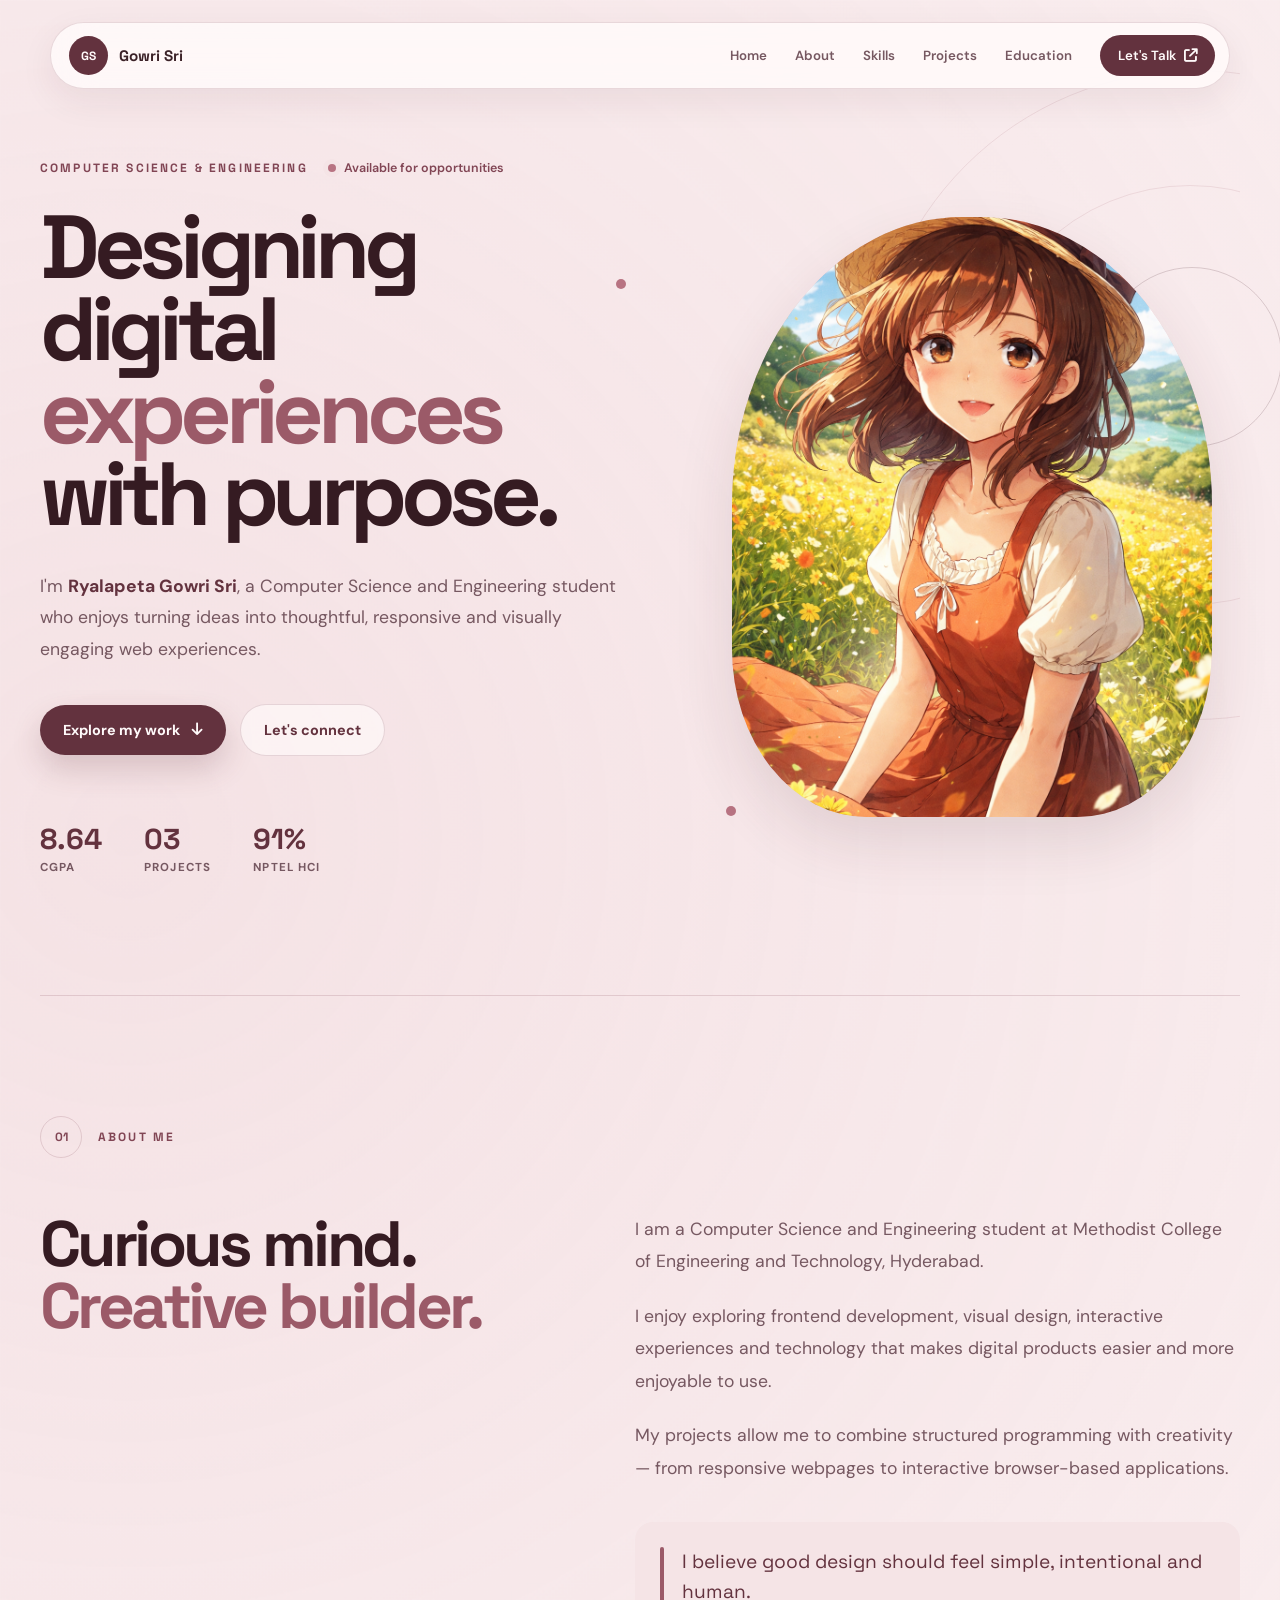
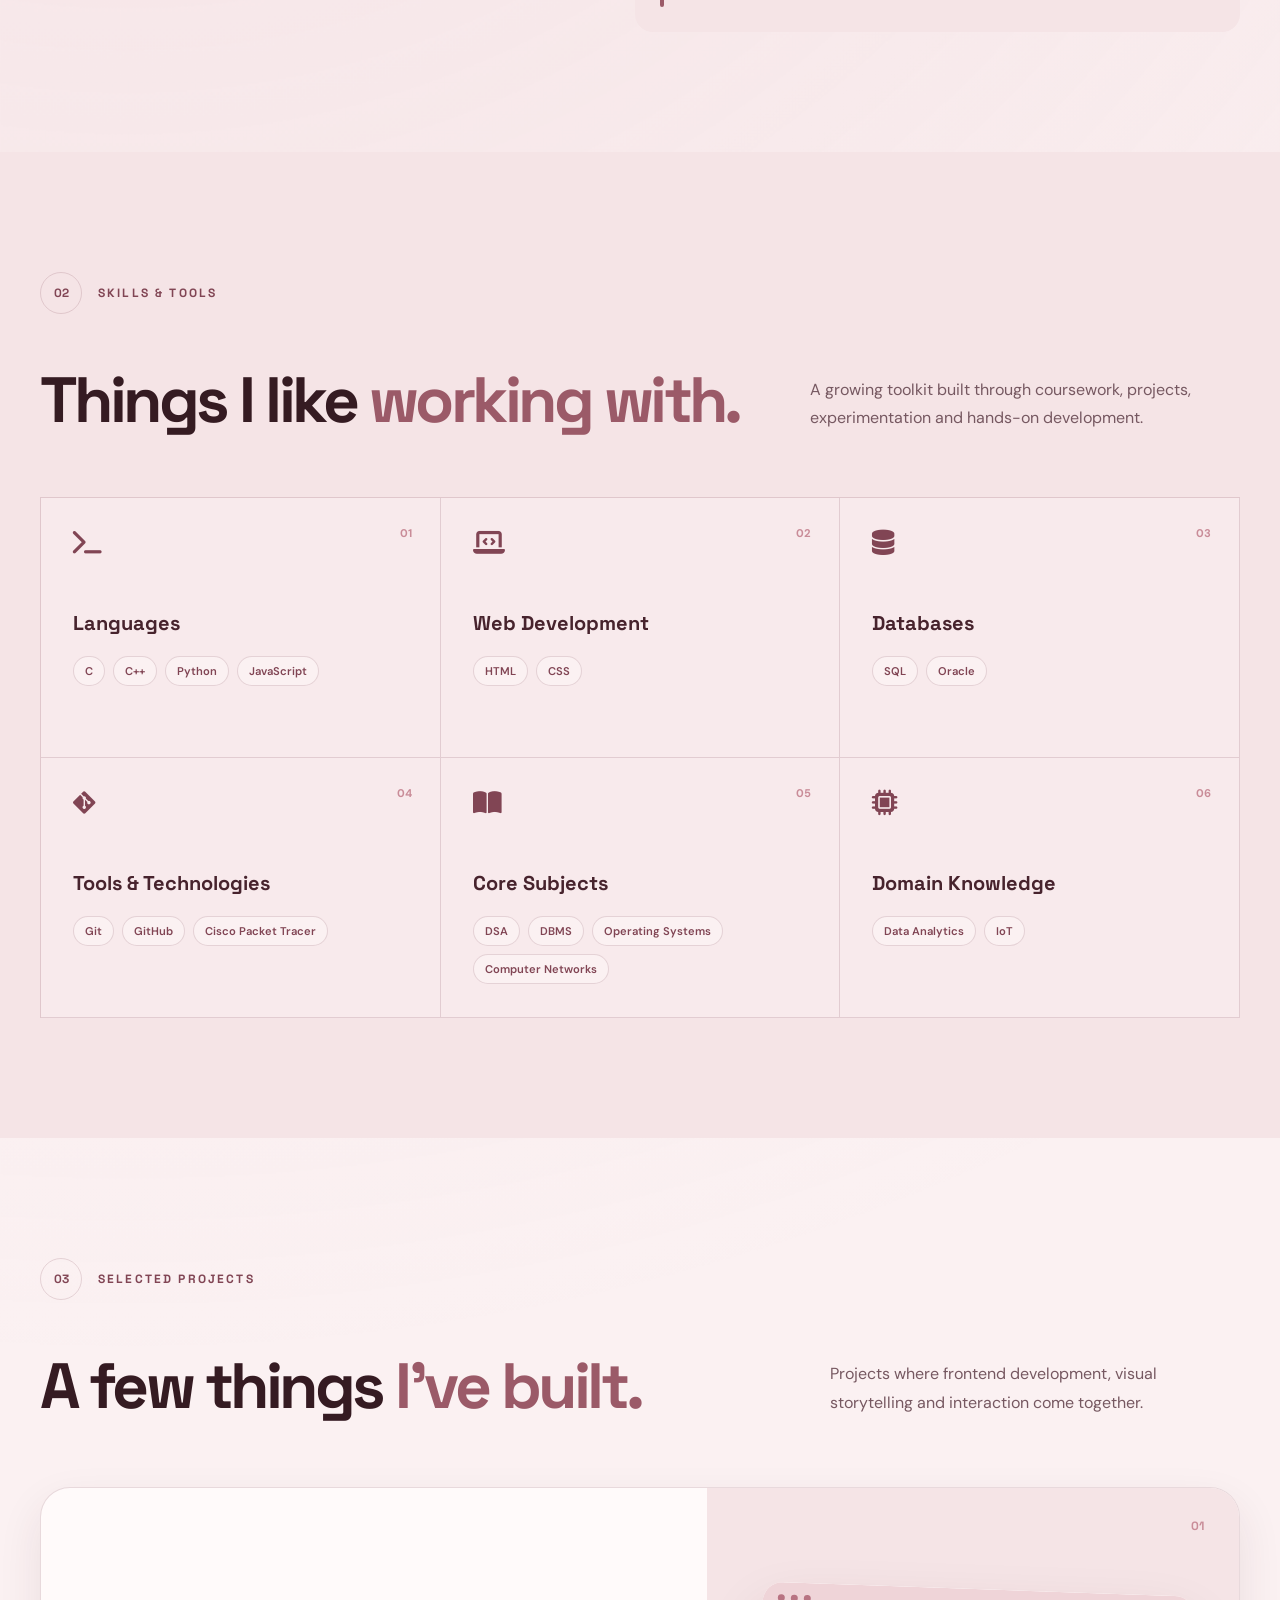
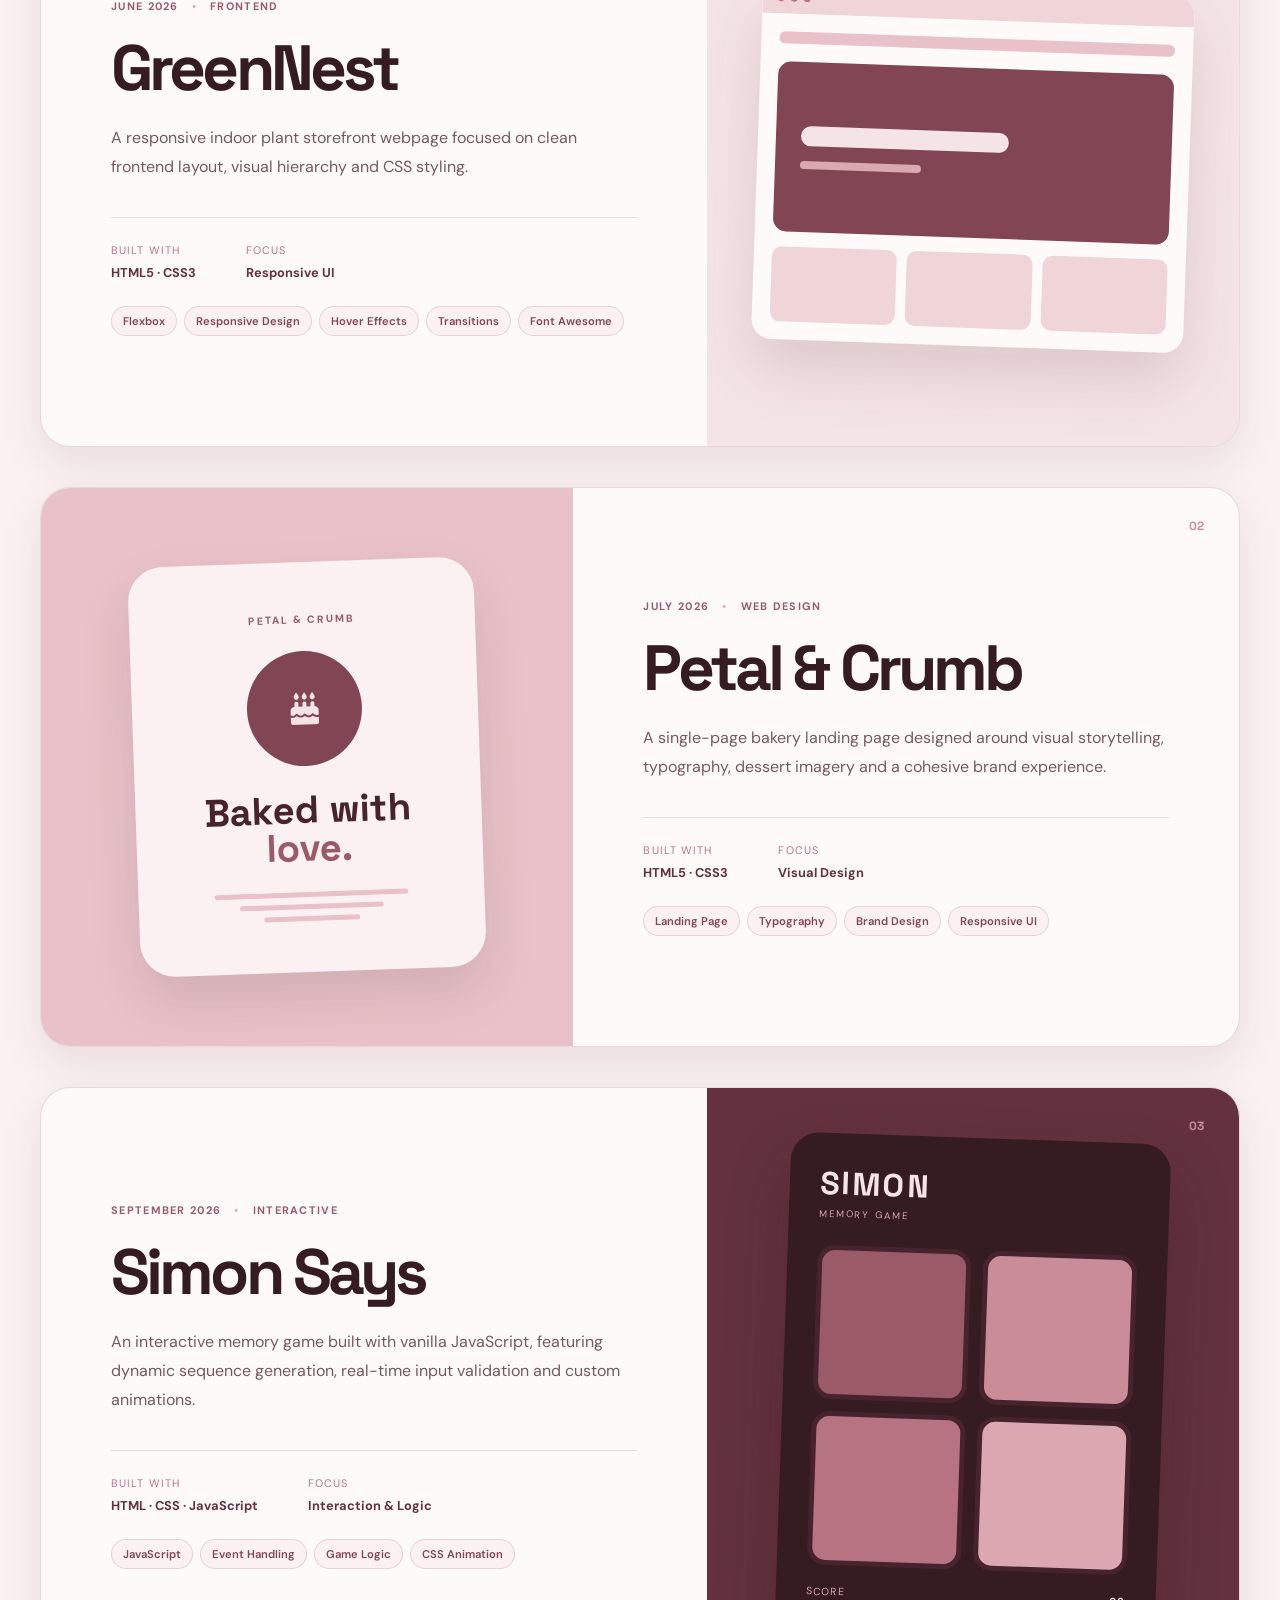
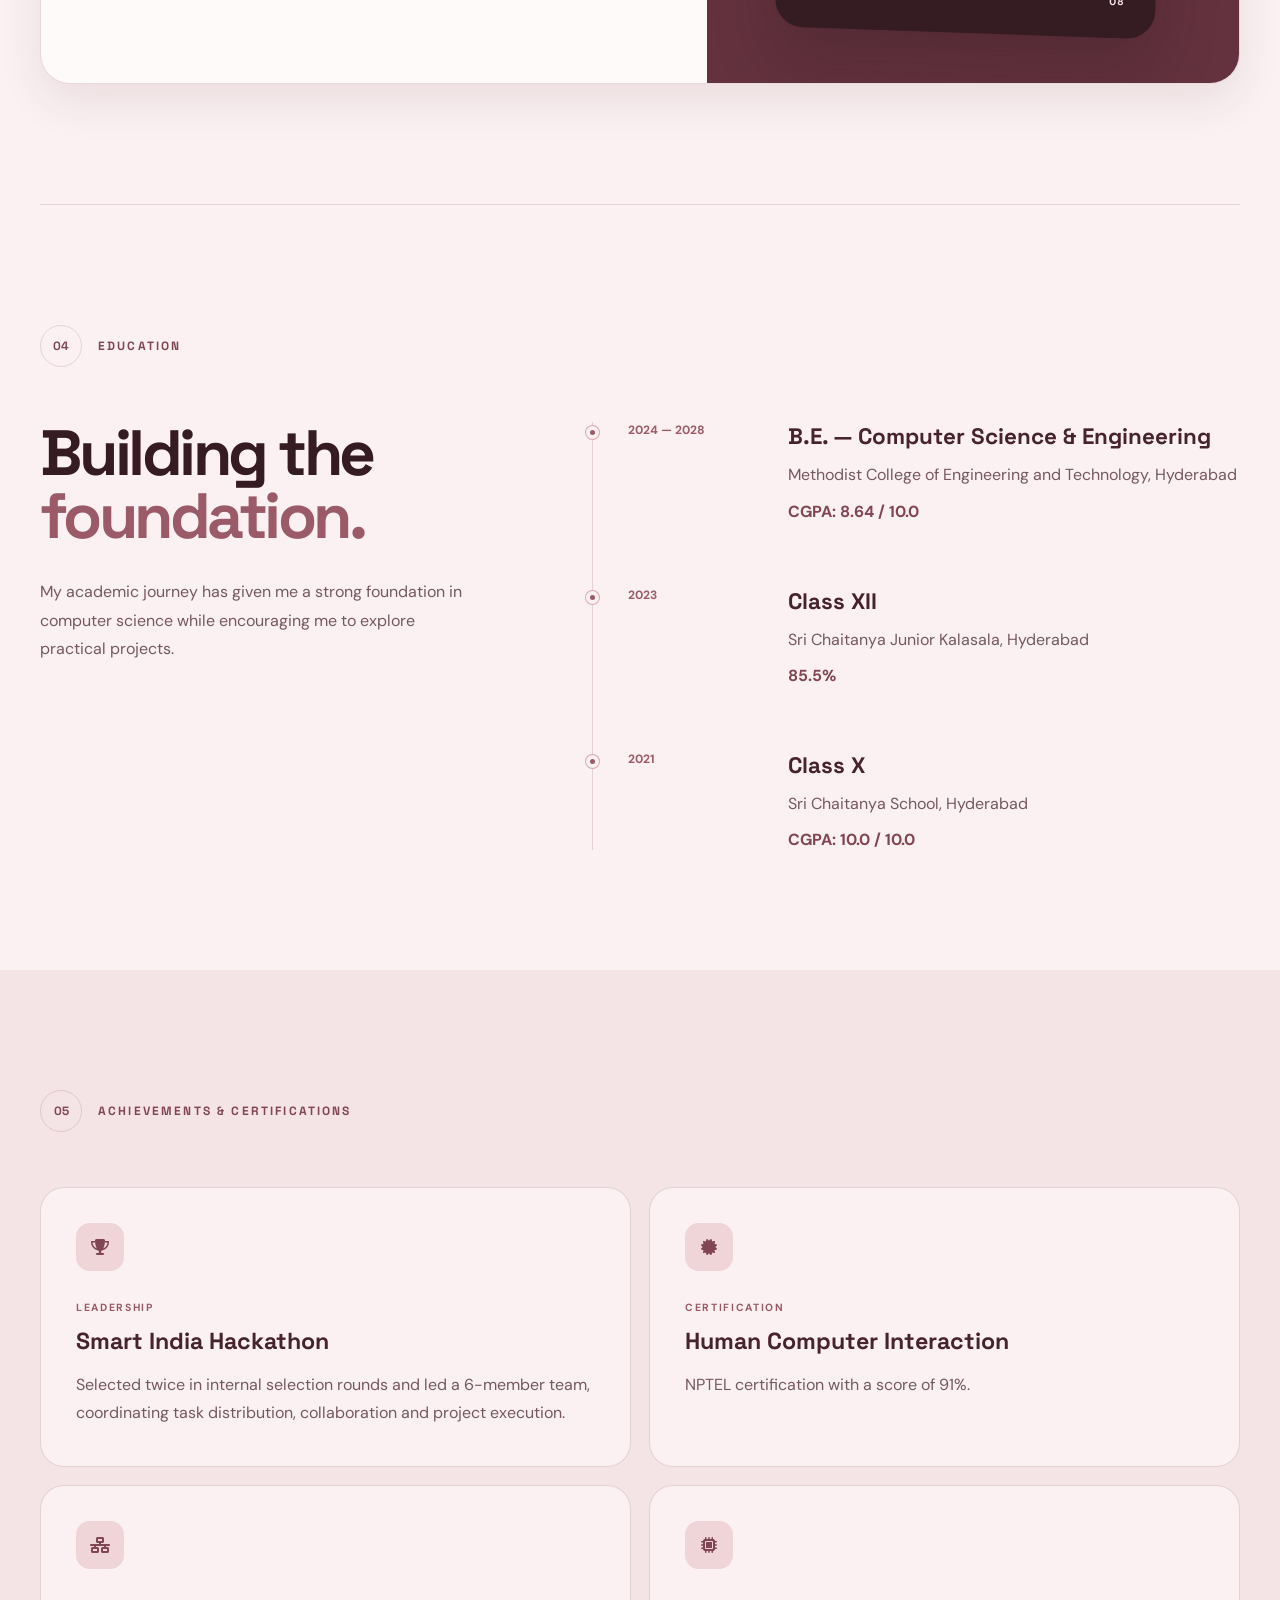
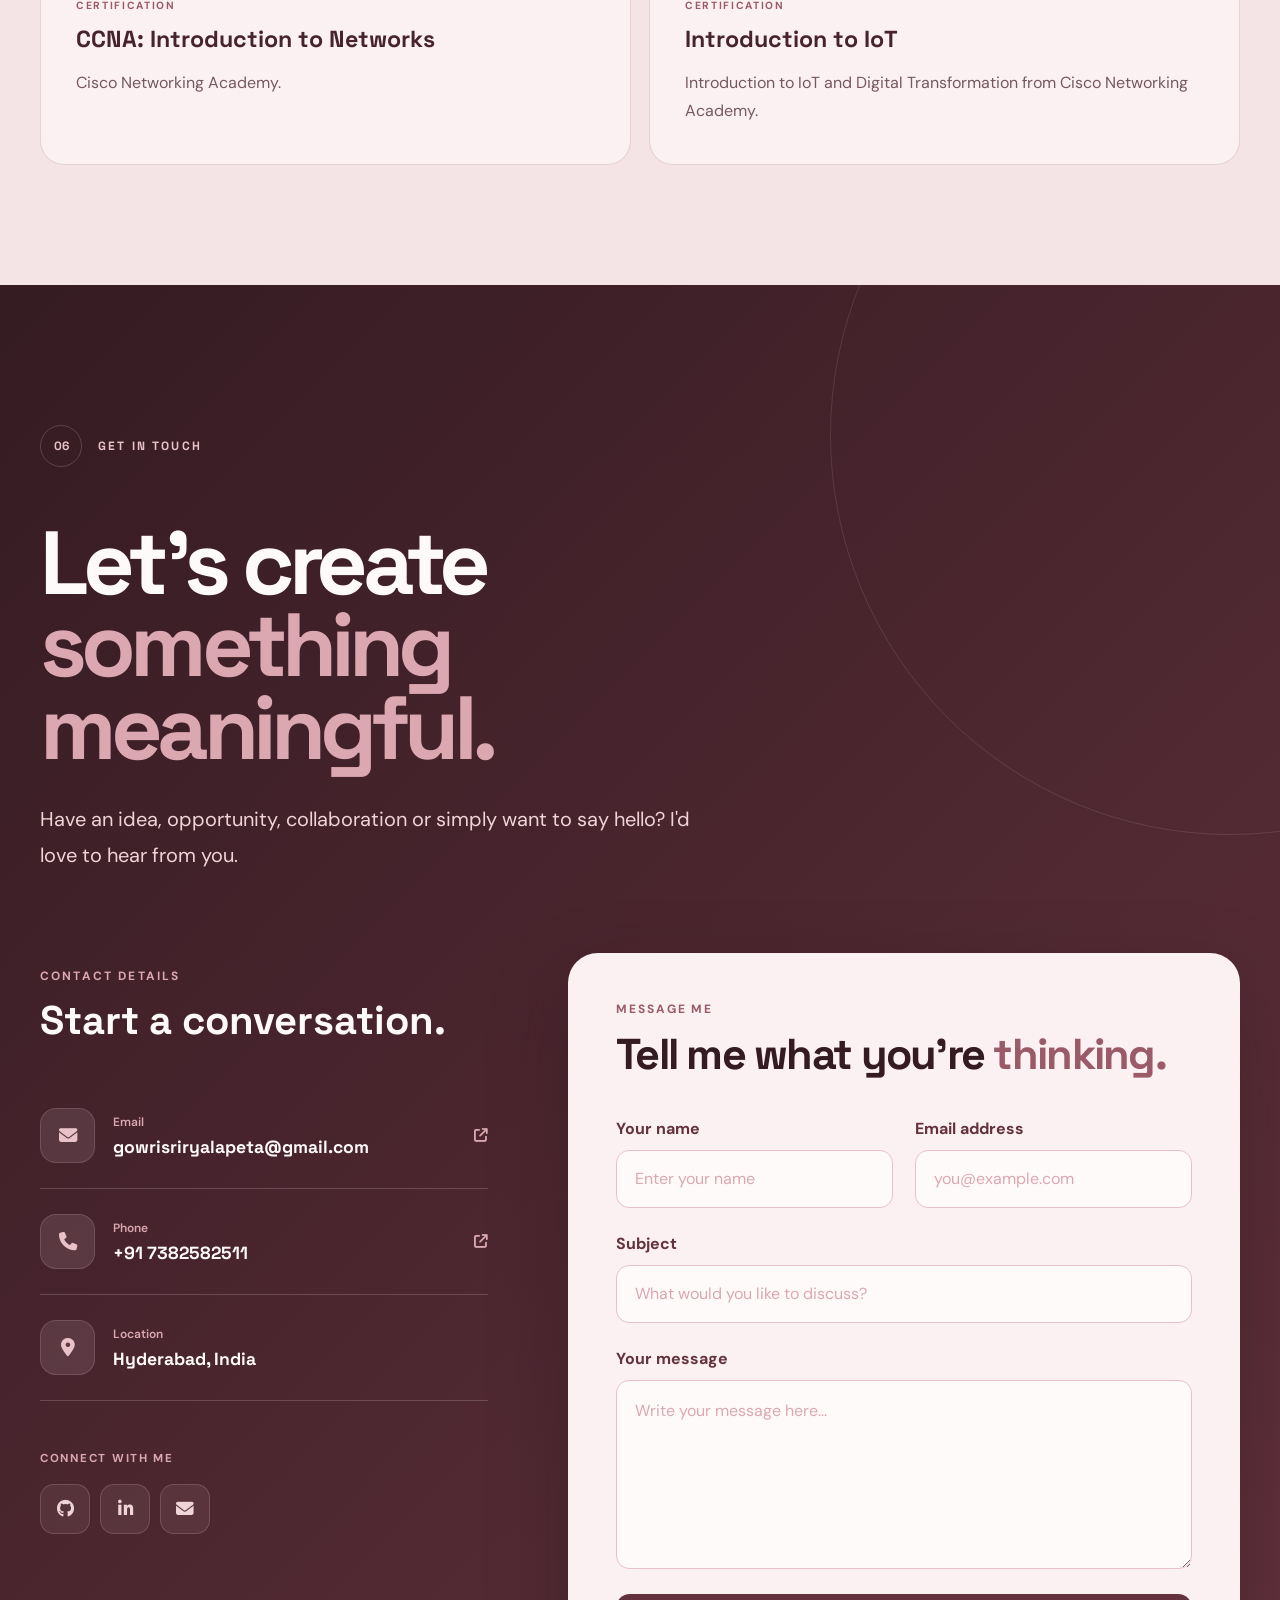
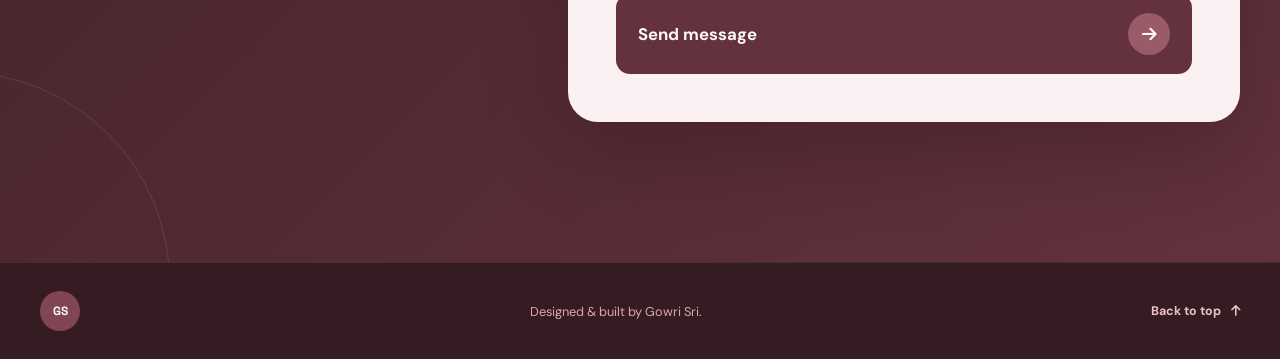
<file: index.html>
<!DOCTYPE html>
<html lang="en">
<head>
    <meta charset="UTF-8">
    <meta name="viewport" content="width=device-width, initial-scale=1.0">

    <title>Ryalapeta Gowri Sri | Portfolio</title>

    <meta
        name="description"
        content="Portfolio of Ryalapeta Gowri Sri — Computer Science and Engineering student, frontend designer and developer."
    >

    <link rel="preconnect" href="https://fonts.googleapis.com">
    <link rel="preconnect" href="https://fonts.gstatic.com" crossorigin>

    <link
        href="https://fonts.googleapis.com/css2?family=DM+Sans:wght@400;500;600;700&family=Space+Grotesk:wght@400;500;600;700&display=swap"
        rel="stylesheet"
    >

    <link
        rel="stylesheet"
        href="https://cdnjs.cloudflare.com/ajax/libs/font-awesome/6.5.2/css/all.min.css"
    >

    <link rel="stylesheet" href="port.css">
</head>

<body>


    <header class="site-header">
        <nav class="navbar">

            <a href="#home" class="brand">
                <span class="brand-mark">GS</span>
                <span class="brand-name">Gowri Sri</span>
            </a>

            <div class="nav-links">
                <a href="#home">Home</a>
                <a href="#about">About</a>
                <a href="#skills">Skills</a>
                <a href="#projects">Projects</a>
                <a href="#education">Education</a>
                <a href="#contact" class="nav-contact">
                    Let's Talk
                    <i class="fa-solid fa-arrow-up-right-from-square"></i>
                </a>
            </div>

        </nav>
    </header>


    <main>

      

        <section class="hero section" id="home">

            <div class="hero-background">
                <span class="hero-circle circle-one"></span>
                <span class="hero-circle circle-two"></span>
                <span class="hero-dot dot-one"></span>
                <span class="hero-dot dot-two"></span>
            </div>

            <div class="hero-content">

                <div class="hero-intro">
                    <span class="eyebrow">
                        COMPUTER SCIENCE & ENGINEERING
                    </span>

                    <span class="available">
                        <span class="status-dot"></span>
                        Available for opportunities
                    </span>
                </div>

                <h1>
                    Designing digital
                    <span>experiences</span>
                    with purpose.
                </h1>

                <p class="hero-description">
                    I'm <strong>Ryalapeta Gowri Sri</strong>, a Computer Science
                    and Engineering student who enjoys turning ideas into
                    thoughtful, responsive and visually engaging web experiences.
                </p>

                <div class="hero-actions">
                    <a href="#projects" class="primary-btn">
                        Explore my work
                        <i class="fa-solid fa-arrow-down"></i>
                    </a>

                    <a href="#contact" class="secondary-btn">
                        Let's connect
                    </a>
                </div>

                <div class="hero-stats">

                    <div class="stat">
                        <strong>8.64</strong>
                        <span>CGPA</span>
                    </div>

                    <div class="stat">
                        <strong>03</strong>
                        <span>Projects</span>
                    </div>

                    <div class="stat">
                        <strong>91%</strong>
                        <span>NPTEL HCI</span>
                    </div>

                </div>

            </div>

            <div class="hero-visual">

                <div class="portrait-frame">

                    <div class="portrait-decoration"></div>

                    <img
                        src="girl.png"
                        alt="Portrait illustration"
                        class="hero-image"
                    >


                </div>

            </div>

        </section>


        <!-- =========================
             ABOUT
        ========================== -->

        <section class="about section" id="about">

            <div class="section-heading">
                <span class="section-number">01</span>
                <span class="eyebrow">ABOUT ME</span>
            </div>

            <div class="about-grid">

                <div class="about-title">
                    <h2>
                        Curious mind.
                        <span>Creative builder.</span>
                    </h2>
                </div>

                <div class="about-text">

                    <p>
                        I am a Computer Science and Engineering student at
                        Methodist College of Engineering and Technology,
                        Hyderabad.
                    </p>

                    <p>
                        I enjoy exploring frontend development, visual design,
                        interactive experiences and technology that makes
                        digital products easier and more enjoyable to use.
                    </p>

                    <p>
                        My projects allow me to combine structured programming
                        with creativity — from responsive webpages to
                        interactive browser-based applications.
                    </p>

                    <div class="about-highlight">
                        <span class="highlight-line"></span>
                        <p>
                            I believe good design should feel simple,
                            intentional and human.
                        </p>
                    </div>

                </div>

            </div>

        </section>


        <!-- =========================
             SKILLS
        ========================== -->

        <section class="skills section" id="skills">

            <div class="section-heading">
                <span class="section-number">02</span>
                <span class="eyebrow">SKILLS & TOOLS</span>
            </div>

            <div class="skills-header">

                <h2>
                    Things I like
                    <span>working with.</span>
                </h2>

                <p>
                    A growing toolkit built through coursework, projects,
                    experimentation and hands-on development.
                </p>

            </div>


            <div class="skills-grid">

                <article class="skill-card">
                    <div class="skill-number">01</div>
                    <i class="fa-solid fa-terminal"></i>
                    <h3>Languages</h3>

                    <div class="skill-tags">
                        <span>C</span>
                        <span>C++</span>
                        <span>Python</span>
                        <span>JavaScript</span>
                    </div>
                </article>


                <article class="skill-card">
                    <div class="skill-number">02</div>
                    <i class="fa-solid fa-laptop-code"></i>
                    <h3>Web Development</h3>

                    <div class="skill-tags">
                        <span>HTML</span>
                        <span>CSS</span>
                    </div>
                </article>


                <article class="skill-card">
                    <div class="skill-number">03</div>
                    <i class="fa-solid fa-database"></i>
                    <h3>Databases</h3>

                    <div class="skill-tags">
                        <span>SQL</span>
                        <span>Oracle</span>
                    </div>
                </article>


                <article class="skill-card">
                    <div class="skill-number">04</div>
                    <i class="fa-brands fa-git-alt"></i>
                    <h3>Tools & Technologies</h3>

                    <div class="skill-tags">
                        <span>Git</span>
                        <span>GitHub</span>
                        <span>Cisco Packet Tracer</span>
                    </div>
                </article>


                <article class="skill-card">
                    <div class="skill-number">05</div>
                    <i class="fa-solid fa-book-open"></i>
                    <h3>Core Subjects</h3>

                    <div class="skill-tags">
                        <span>DSA</span>
                        <span>DBMS</span>
                        <span>Operating Systems</span>
                        <span>Computer Networks</span>
                    </div>
                </article>


                <article class="skill-card">
                    <div class="skill-number">06</div>
                    <i class="fa-solid fa-microchip"></i>
                    <h3>Domain Knowledge</h3>

                    <div class="skill-tags">
                        <span>Data Analytics</span>
                        <span>IoT</span>
                    </div>
                </article>

            </div>

        </section>


        <!-- =========================
             PROJECTS
        ========================== -->

        <section class="projects section" id="projects">

            <div class="section-heading">
                <span class="section-number">03</span>
                <span class="eyebrow">SELECTED PROJECTS</span>
            </div>

            <div class="projects-intro">

                <h2>
                    A few things
                    <span>I've built.</span>
                </h2>

                <p>
                    Projects where frontend development, visual storytelling
                    and interaction come together.
                </p>

            </div>


            <div class="projects-list">

                <!-- Project 01 -->
                <article class="project-card">

                    <div class="project-number">01</div>

                    <div class="project-main">

                        <div class="project-meta">
                            <span>JUNE 2026</span>
                            <span>FRONTEND</span>
                        </div>

                        <h3>GreenNest</h3>

                        <p>
                            A responsive indoor plant storefront webpage
                            focused on clean frontend layout, visual hierarchy
                            and CSS styling.
                        </p>

                        <div class="project-details">

                            <div>
                                <span>Built with</span>
                                <strong>HTML5 · CSS3</strong>
                            </div>

                            <div>
                                <span>Focus</span>
                                <strong>Responsive UI</strong>
                            </div>

                        </div>

                        <div class="project-tags">
                            <span>Flexbox</span>
                            <span>Responsive Design</span>
                            <span>Hover Effects</span>
                            <span>Transitions</span>
                            <span>Font Awesome</span>
                        </div>

                    </div>

                    <div class="project-visual greennest-visual">

                        <div class="visual-window">

                            <div class="window-bar">
                                <span></span>
                                <span></span>
                                <span></span>
                            </div>

                            <div class="mock-content">

                                <div class="mock-nav"></div>

                                <div class="mock-hero">
                                    <div></div>
                                    <span></span>
                                </div>

                                <div class="mock-products">
                                    <span></span>
                                    <span></span>
                                    <span></span>
                                </div>

                            </div>

                        </div>

                    </div>

                </article>


                <!-- Project 02 -->
                <article class="project-card reverse">

                    <div class="project-number">02</div>

                    <div class="project-main">

                        <div class="project-meta">
                            <span>JULY 2026</span>
                            <span>WEB DESIGN</span>
                        </div>

                        <h3>Petal & Crumb</h3>

                        <p>
                            A single-page bakery landing page designed around
                            visual storytelling, typography, dessert imagery
                            and a cohesive brand experience.
                        </p>

                        <div class="project-details">

                            <div>
                                <span>Built with</span>
                                <strong>HTML5 · CSS3</strong>
                            </div>

                            <div>
                                <span>Focus</span>
                                <strong>Visual Design</strong>
                            </div>

                        </div>

                        <div class="project-tags">
                            <span>Landing Page</span>
                            <span>Typography</span>
                            <span>Brand Design</span>
                            <span>Responsive UI</span>
                        </div>

                    </div>

                    <div class="project-visual bakery-visual">

                        <div class="bakery-card">

                            <span class="bakery-label">
                                PETAL & CRUMB
                            </span>

                            <div class="bakery-circle">
                                <i class="fa-solid fa-cake-candles"></i>
                            </div>

                            <h4>
                                Baked with
                                <span>love.</span>
                            </h4>

                            <div class="bakery-lines">
                                <span></span>
                                <span></span>
                                <span></span>
                            </div>

                        </div>

                    </div>

                </article>


                <!-- Project 03 -->
                <article class="project-card">

                    <div class="project-number">03</div>

                    <div class="project-main">

                        <div class="project-meta">
                            <span>SEPTEMBER 2026</span>
                            <span>INTERACTIVE</span>
                        </div>

                        <h3>Simon Says</h3>

                        <p>
                            An interactive memory game built with vanilla
                            JavaScript, featuring dynamic sequence generation,
                            real-time input validation and custom animations.
                        </p>

                        <div class="project-details">

                            <div>
                                <span>Built with</span>
                                <strong>HTML · CSS · JavaScript</strong>
                            </div>

                            <div>
                                <span>Focus</span>
                                <strong>Interaction & Logic</strong>
                            </div>

                        </div>

                        <div class="project-tags">
                            <span>JavaScript</span>
                            <span>Event Handling</span>
                            <span>Game Logic</span>
                            <span>CSS Animation</span>
                        </div>

                    </div>

                    <div class="project-visual simon-visual">

                        <div class="simon-game">

                            <div class="simon-title">
                                <span>SIMON</span>
                                <small>MEMORY GAME</small>
                            </div>

                            <div class="simon-grid">
                                <span></span>
                                <span></span>
                                <span></span>
                                <span></span>
                            </div>

                            <div class="simon-score">
                                SCORE <strong>08</strong>
                            </div>

                        </div>

                    </div>

                </article>

            </div>

        </section>


        <!-- =========================
             EDUCATION
        ========================== -->

        <section class="education section" id="education">

            <div class="section-heading">
                <span class="section-number">04</span>
                <span class="eyebrow">EDUCATION</span>
            </div>

            <div class="education-layout">

                <div class="education-title">

                    <h2>
                        Building the
                        <span>foundation.</span>
                    </h2>

                    <p>
                        My academic journey has given me a strong foundation
                        in computer science while encouraging me to explore
                        practical projects.
                    </p>

                </div>


                <div class="timeline">

                    <article class="timeline-item">

                        <div class="timeline-dot"></div>

                        <div class="timeline-date">
                            2024 — 2028
                        </div>

                        <div class="timeline-content">

                            <h3>
                                B.E. — Computer Science & Engineering
                            </h3>

                            <p>
                                Methodist College of Engineering and Technology,
                                Hyderabad
                            </p>

                            <strong>CGPA: 8.64 / 10.0</strong>

                        </div>

                    </article>


                    <article class="timeline-item">

                        <div class="timeline-dot"></div>

                        <div class="timeline-date">
                            2023
                        </div>

                        <div class="timeline-content">

                            <h3>
                                Class XII
                            </h3>

                            <p>
                                Sri Chaitanya Junior Kalasala, Hyderabad
                            </p>

                            <strong>85.5%</strong>

                        </div>

                    </article>


                    <article class="timeline-item">

                        <div class="timeline-dot"></div>

                        <div class="timeline-date">
                            2021
                        </div>

                        <div class="timeline-content">

                            <h3>
                                Class X
                            </h3>

                            <p>
                                Sri Chaitanya School, Hyderabad
                            </p>

                            <strong>CGPA: 10.0 / 10.0</strong>

                        </div>

                    </article>

                </div>

            </div>

        </section>


        <!-- =========================
             ACHIEVEMENTS
        ========================== -->

        <section class="achievements section">

            <div class="section-heading">
                <span class="section-number">05</span>
                <span class="eyebrow">ACHIEVEMENTS & CERTIFICATIONS</span>
            </div>


            <div class="achievement-grid">

                <article class="achievement-card featured-achievement">

                    <span class="achievement-icon">
                        <i class="fa-solid fa-trophy"></i>
                    </span>

                    <span class="achievement-label">
                        LEADERSHIP
                    </span>

                    <h3>
                        Smart India Hackathon
                    </h3>

                    <p>
                        Selected twice in internal selection rounds and led
                        a 6-member team, coordinating task distribution,
                        collaboration and project execution.
                    </p>

                </article>


                <article class="achievement-card">

                    <span class="achievement-icon">
                        <i class="fa-solid fa-certificate"></i>
                    </span>

                    <span class="achievement-label">
                        CERTIFICATION
                    </span>

                    <h3>
                        Human Computer Interaction
                    </h3>

                    <p>
                        NPTEL certification with a score of 91%.
                    </p>

                </article>


                <article class="achievement-card">

                    <span class="achievement-icon">
                        <i class="fa-solid fa-network-wired"></i>
                    </span>

                    <span class="achievement-label">
                        CERTIFICATION
                    </span>

                    <h3>
                        CCNA: Introduction to Networks
                    </h3>

                    <p>
                        Cisco Networking Academy.
                    </p>

                </article>


                <article class="achievement-card">

                    <span class="achievement-icon">
                        <i class="fa-solid fa-microchip"></i>
                    </span>

                    <span class="achievement-label">
                        CERTIFICATION
                    </span>

                    <h3>
                        Introduction to IoT
                    </h3>

                    <p>
                        Introduction to IoT and Digital Transformation
                        from Cisco Networking Academy.
                    </p>

                </article>

            </div>

        </section>


        <!-- =========================
             CONTACT
        ========================== -->

        <section class="contact section" id="contact">

            <div class="contact-background">
                <span class="contact-circle circle-large"></span>
                <span class="contact-circle circle-small"></span>
            </div>


            <div class="contact-header">

                <div class="section-heading light-heading">
                    <span class="section-number">06</span>
                    <span class="eyebrow">GET IN TOUCH</span>
                </div>

                <h2>
                    Let's create
                    <span>something meaningful.</span>
                </h2>

                <p>
                    Have an idea, opportunity, collaboration or simply want
                    to say hello? I'd love to hear from you.
                </p>

            </div>


            <div class="contact-layout">

                <!-- Contact information -->

                <div class="contact-info">

                    <div class="contact-intro">
                        <span class="contact-small-title">
                            CONTACT DETAILS
                        </span>

                        <h3>
                            Start a conversation.
                        </h3>
                    </div>


                    <a
                        href="mailto:gowrisriryalapeta@gmail.com"
                        class="contact-item"
                    >
                        <span class="contact-icon">
                            <i class="fa-solid fa-envelope"></i>
                        </span>

                        <span class="contact-item-content">
                            <small>Email</small>
                            <strong>
                                gowrisriryalapeta@gmail.com
                            </strong>
                        </span>

                        <i class="fa-solid fa-arrow-up-right-from-square contact-arrow"></i>
                    </a>


                    <a
                        href="tel:+917382582511"
                        class="contact-item"
                    >
                        <span class="contact-icon">
                            <i class="fa-solid fa-phone"></i>
                        </span>

                        <span class="contact-item-content">
                            <small>Phone</small>
                            <strong>
                                +91 7382582511
                            </strong>
                        </span>

                        <i class="fa-solid fa-arrow-up-right-from-square contact-arrow"></i>
                    </a>


                    <div class="contact-item static-contact">

                        <span class="contact-icon">
                            <i class="fa-solid fa-location-dot"></i>
                        </span>

                        <span class="contact-item-content">
                            <small>Location</small>
                            <strong>
                                Hyderabad, India
                            </strong>
                        </span>

                    </div>


                    <div class="social-links">

                        <span>CONNECT WITH ME</span>

                        <div class="social-buttons">

                            <a href="#" aria-label="GitHub">
                                <i class="fa-brands fa-github"></i>
                            </a>

                            <a href="#" aria-label="LinkedIn">
                                <i class="fa-brands fa-linkedin-in"></i>
                            </a>

                            <a
                                href="mailto:gowrisriryalapeta@gmail.com"
                                aria-label="Email"
                            >
                                <i class="fa-solid fa-envelope"></i>
                            </a>

                        </div>

                    </div>

                </div>


                <!-- Contact form -->

                <form class="contact-form">

                    <div class="form-heading">

                        <span>MESSAGE ME</span>

                        <h3>
                            Tell me what you're
                            <em>thinking.</em>
                        </h3>

                    </div>


                    <div class="form-row">

                        <div class="form-group">

                            <label for="name">
                                Your name
                            </label>

                            <input
                                type="text"
                                id="name"
                                name="name"
                                placeholder="Enter your name"
                            >

                        </div>


                        <div class="form-group">

                            <label for="email">
                                Email address
                            </label>

                            <input
                                type="email"
                                id="email"
                                name="email"
                                placeholder="you@example.com"
                            >

                        </div>

                    </div>


                    <div class="form-group">

                        <label for="subject">
                            Subject
                        </label>

                        <input
                            type="text"
                            id="subject"
                            name="subject"
                            placeholder="What would you like to discuss?"
                        >

                    </div>


                    <div class="form-group">

                        <label for="message">
                            Your message
                        </label>

                        <textarea
                            id="message"
                            name="message"
                            rows="6"
                            placeholder="Write your message here..."
                        ></textarea>

                    </div>


                    <button type="submit" class="contact-submit">

                        Send message

                        <span>
                            <i class="fa-solid fa-arrow-right"></i>
                        </span>

                    </button>

                </form>

            </div>

        </section>

    </main>


    <!-- =========================
         FOOTER
    ========================== -->

    <footer class="footer">

        <div class="footer-inner">

            <a href="#home" class="footer-brand">
                GS
            </a>

            <p>
                Designed & built by Gowri Sri.
            </p>

            <a href="#home" class="back-top">
                Back to top
                <i class="fa-solid fa-arrow-up"></i>
            </a>

        </div>

    </footer>

</body>
</html>
</file>
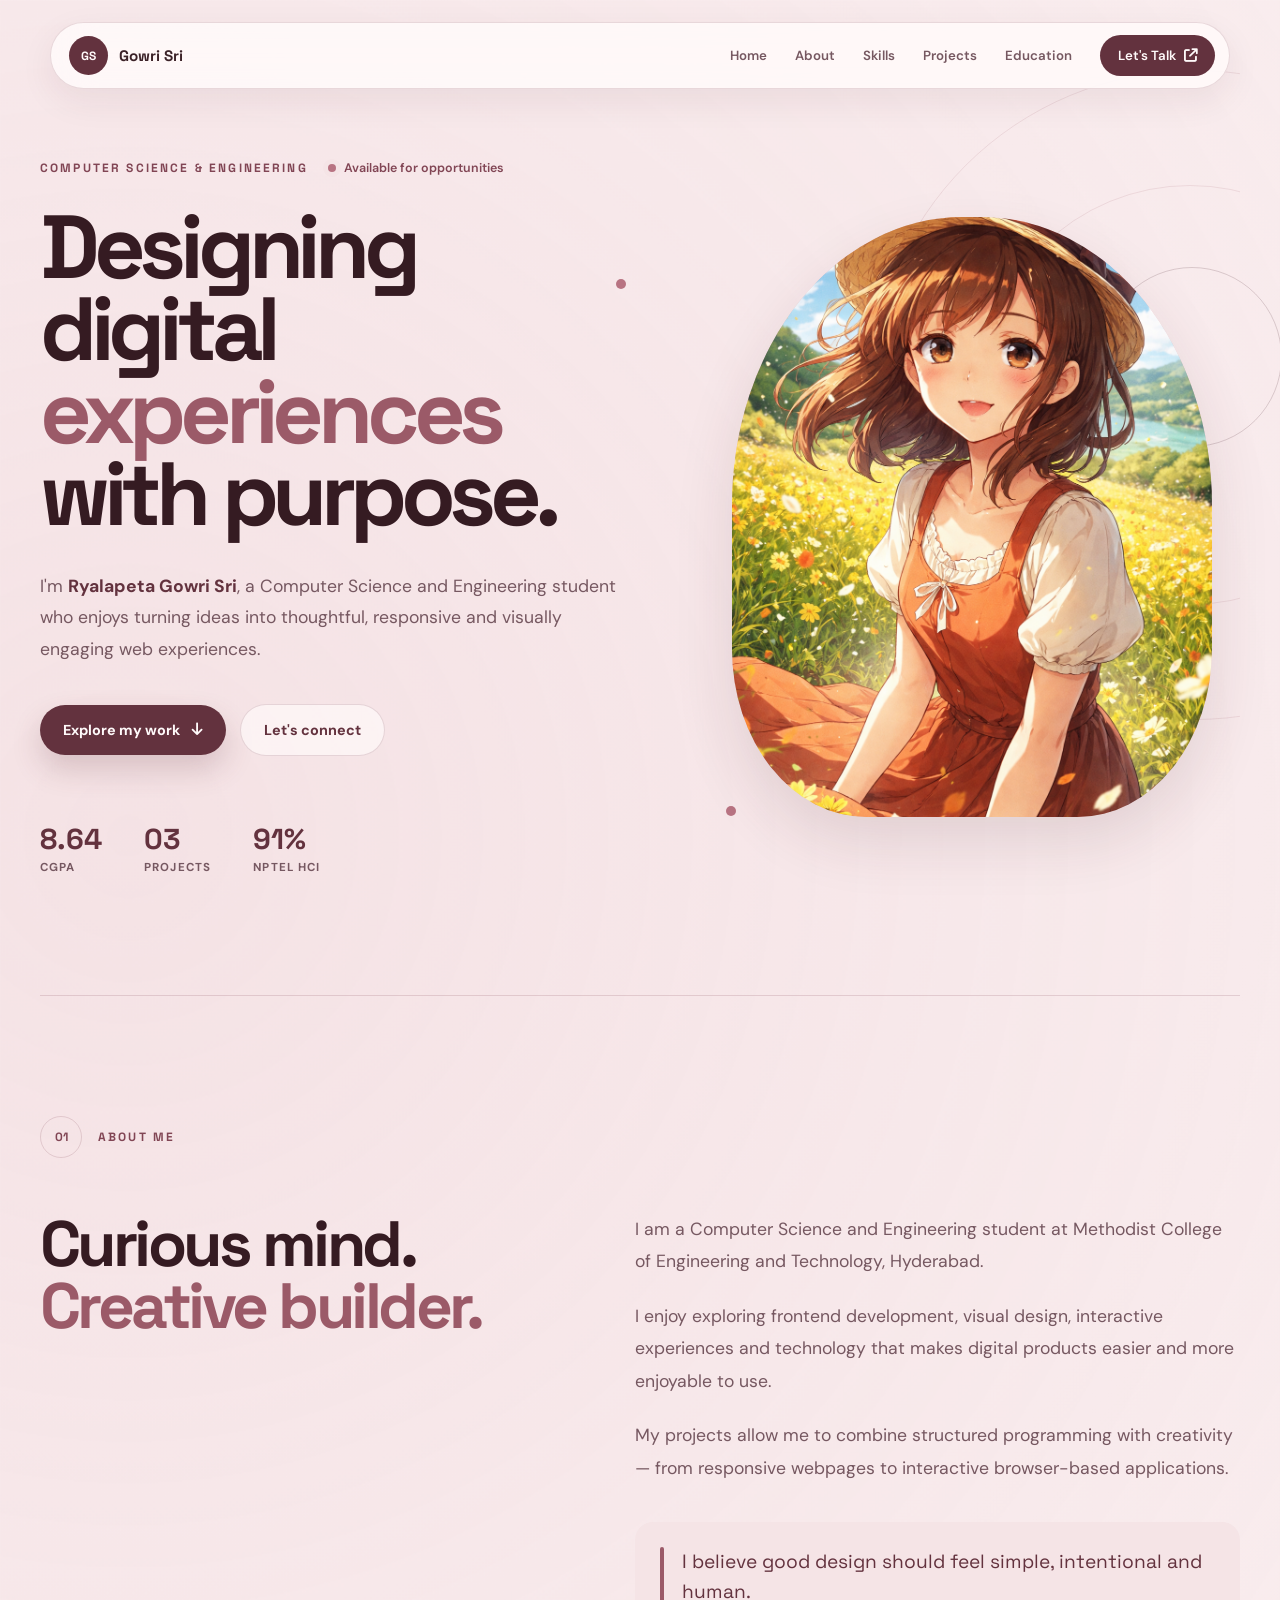
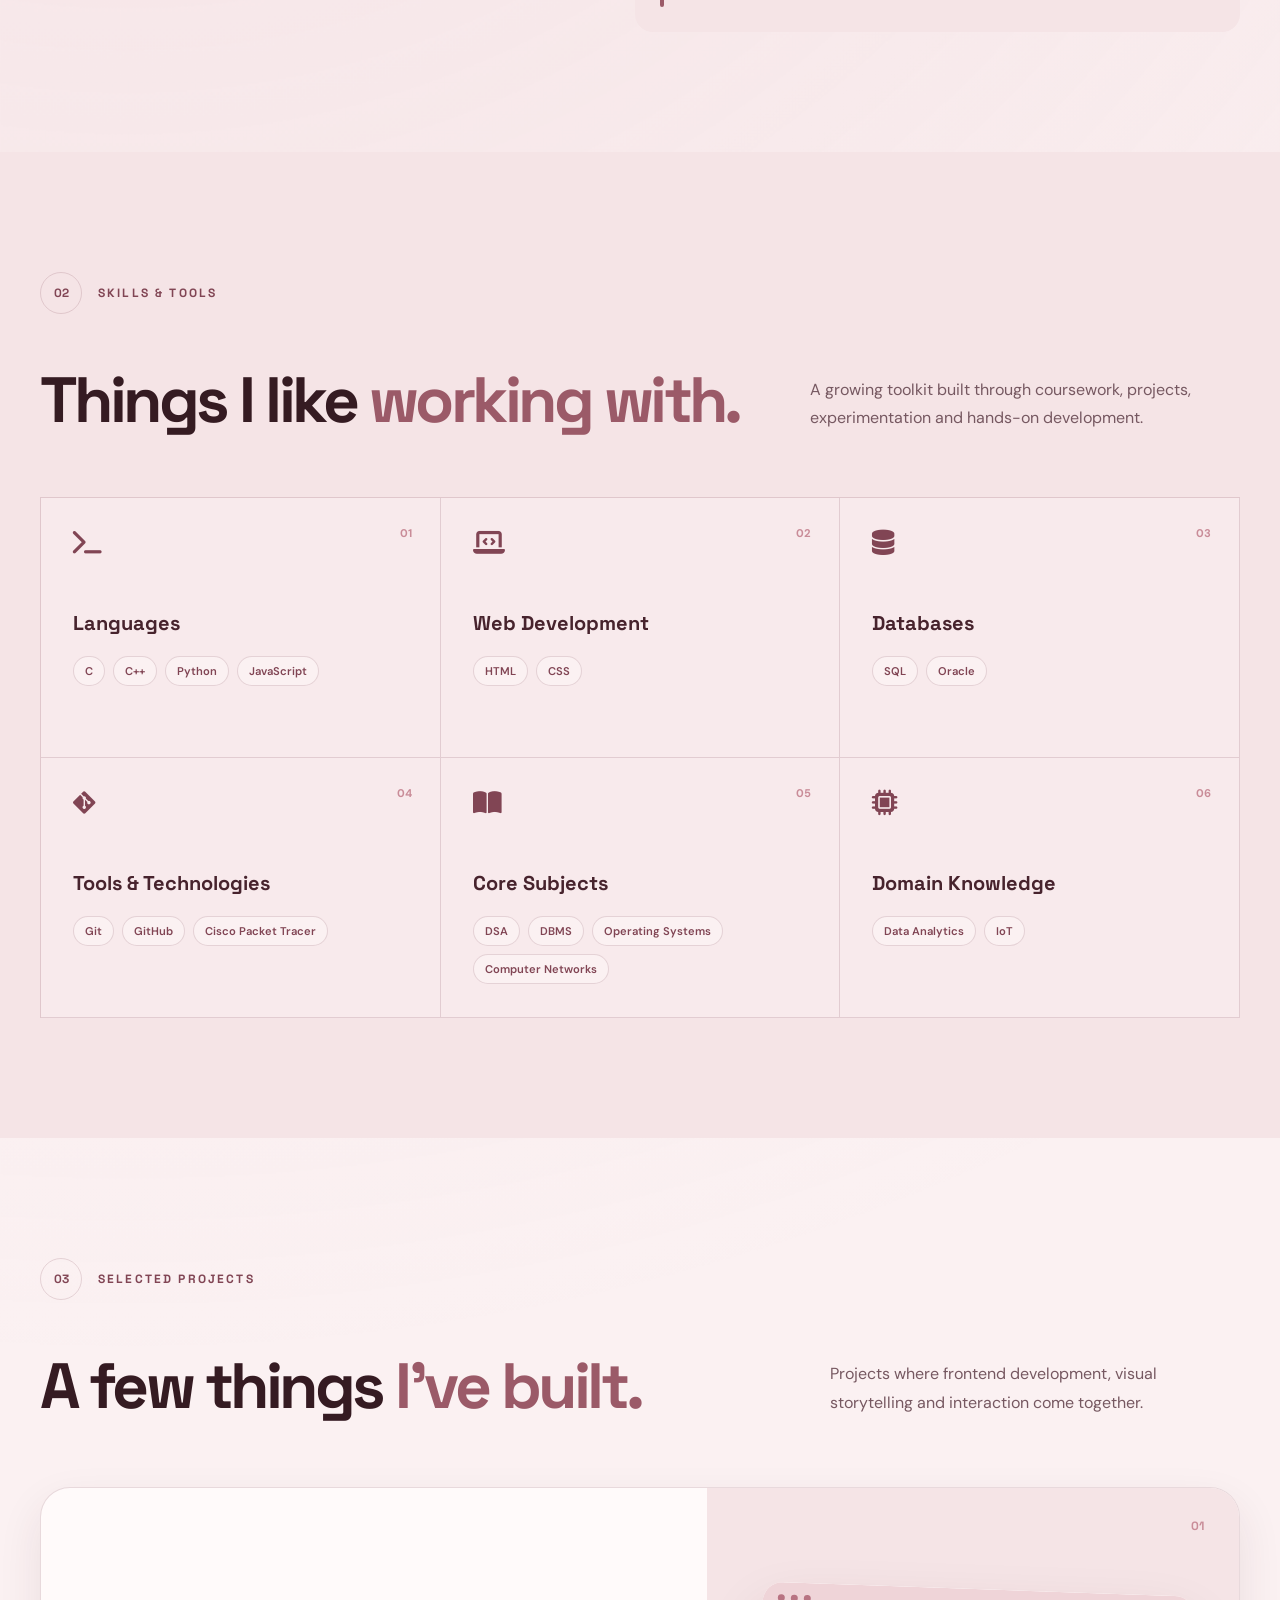
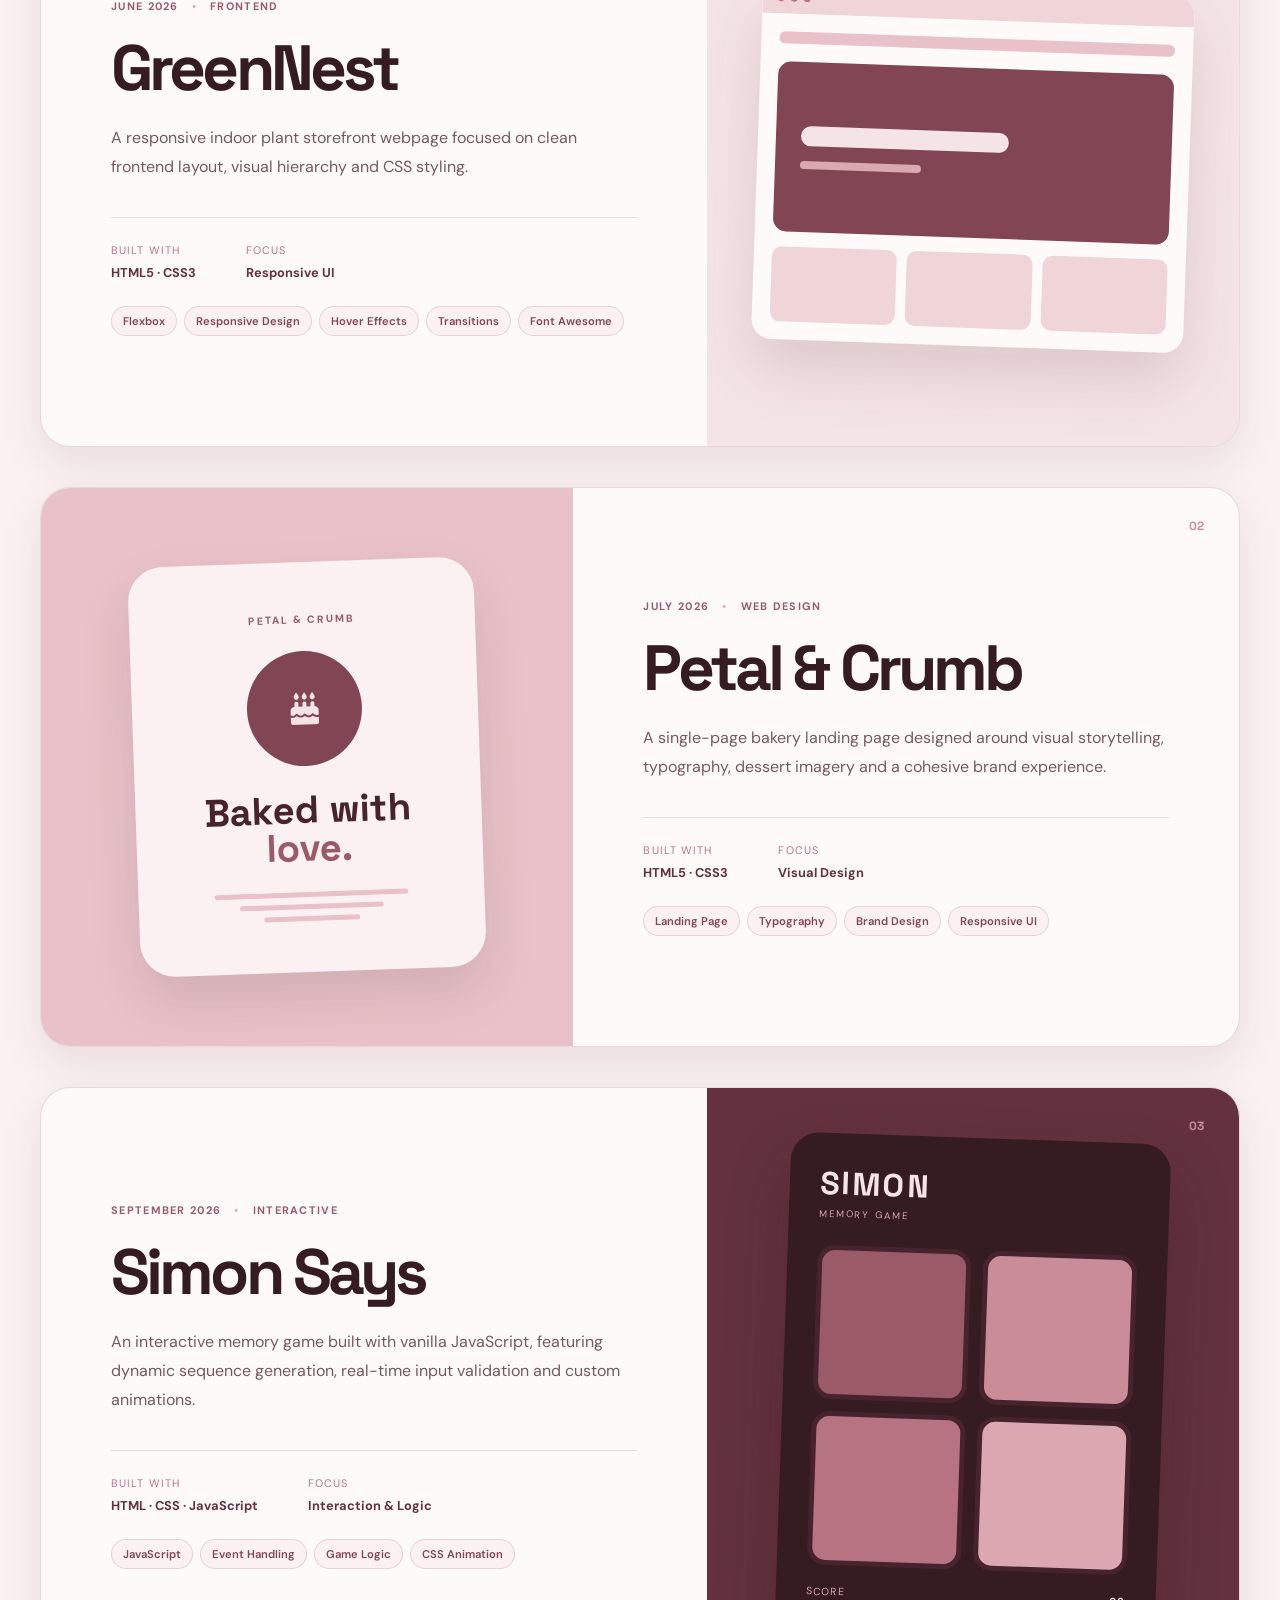
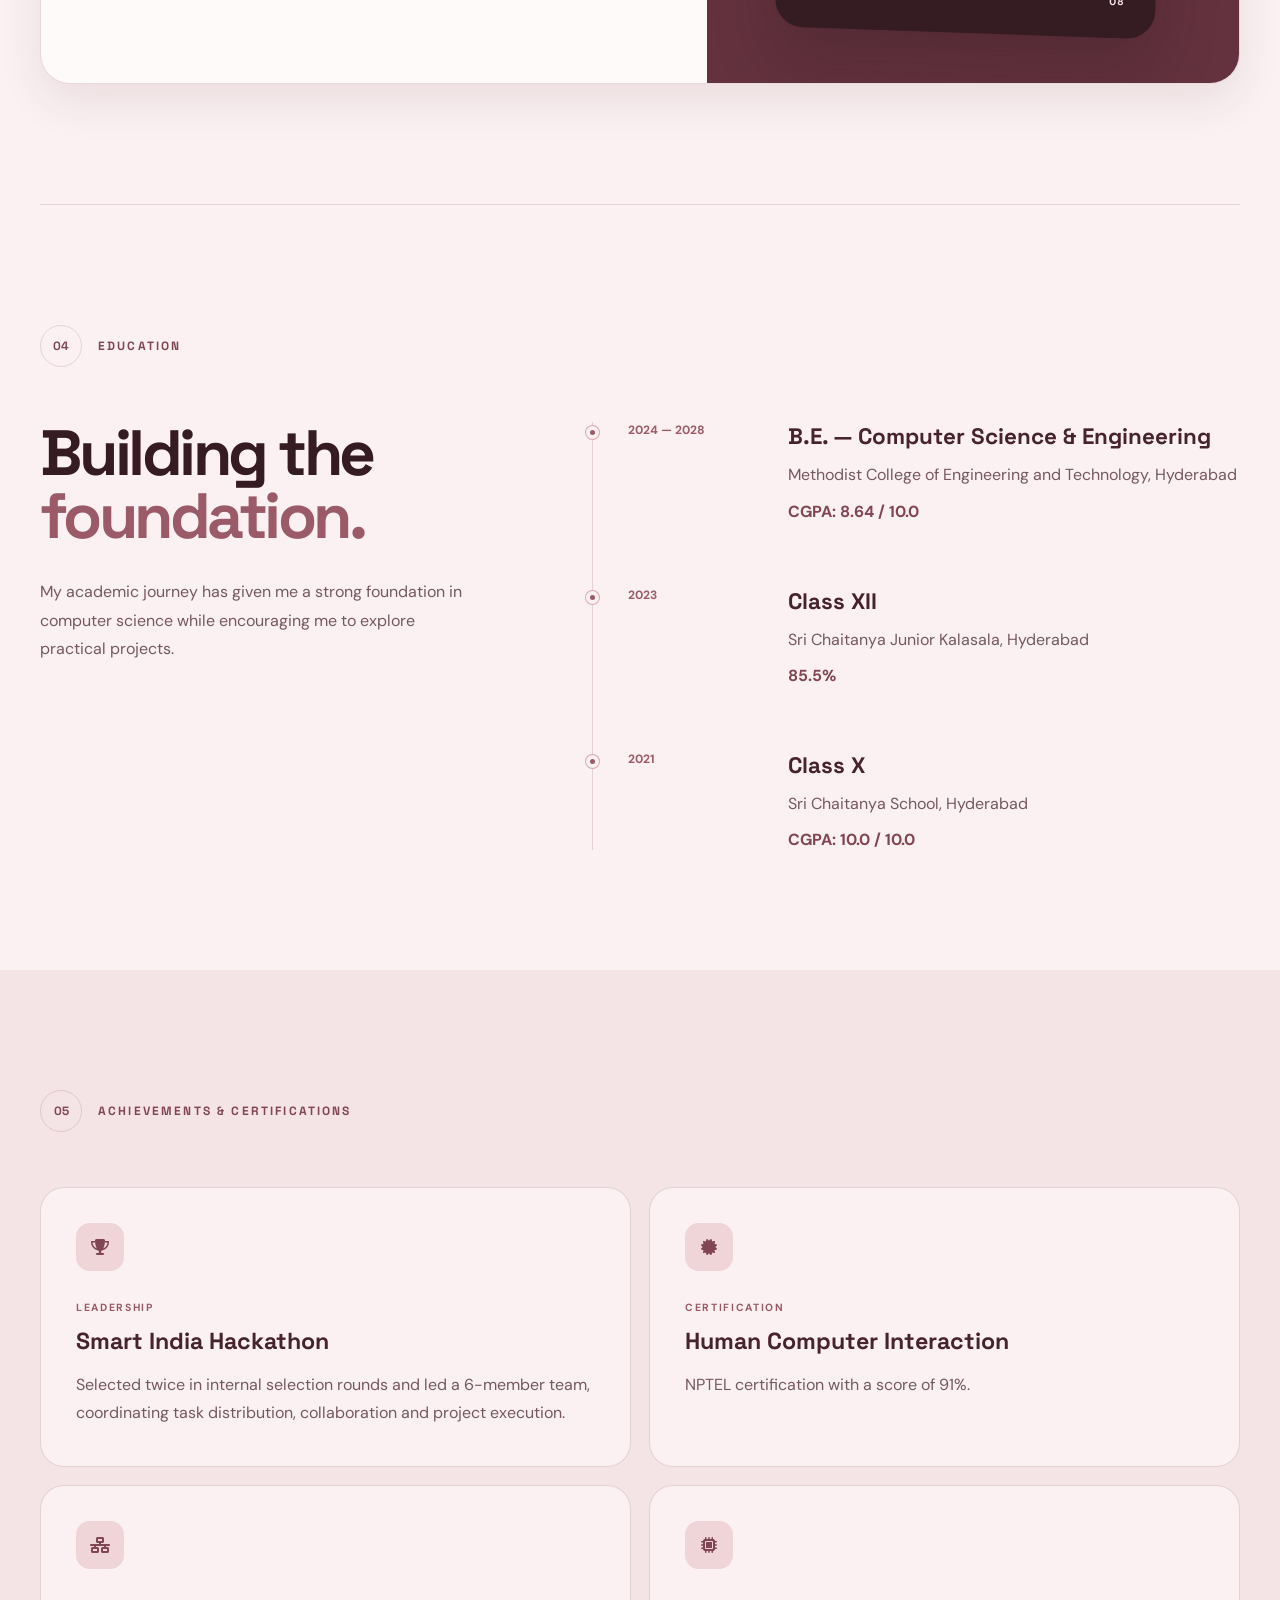
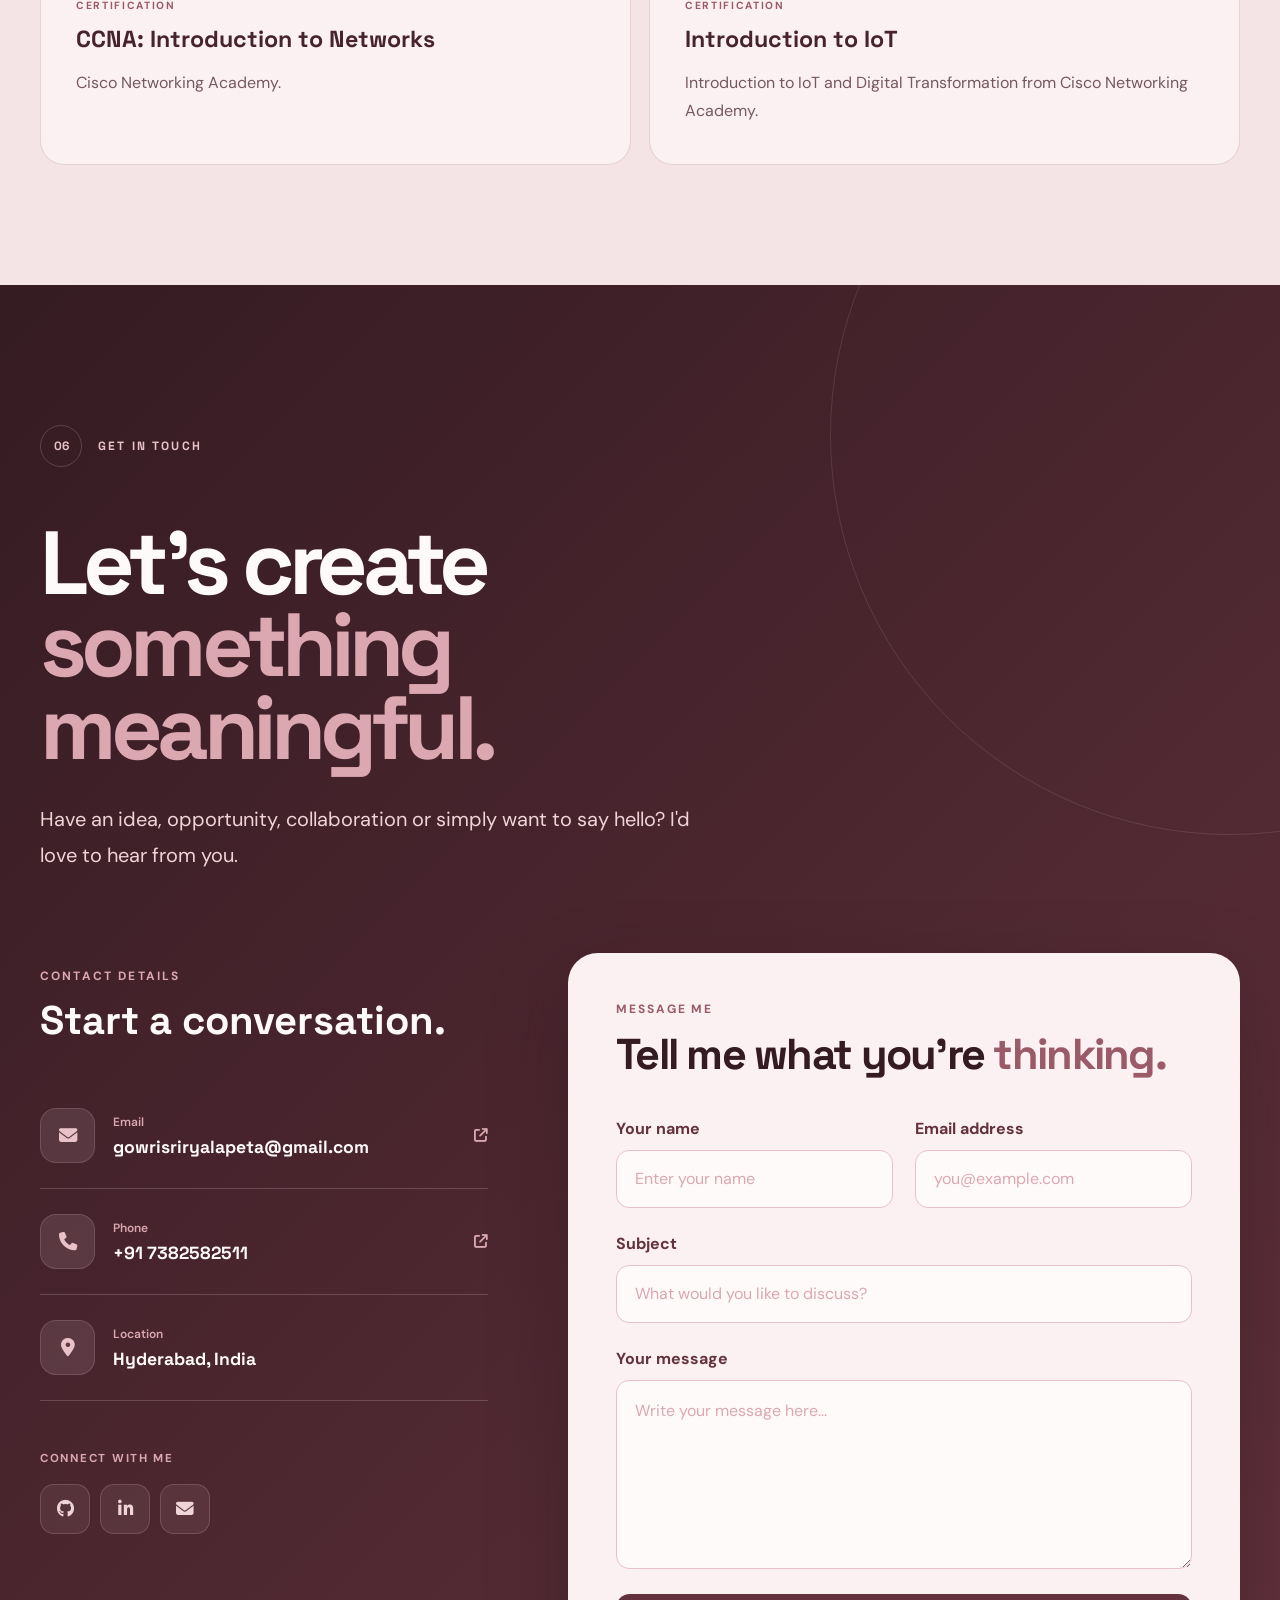
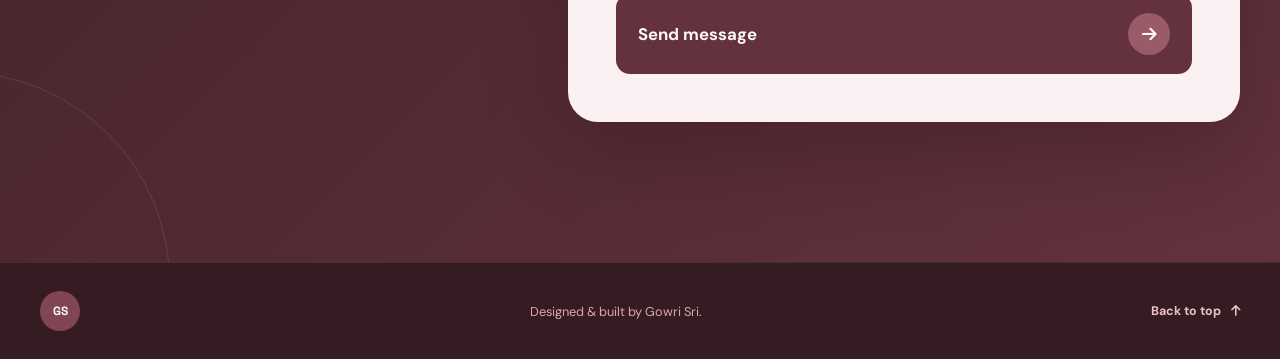
<file: port.html>
<!DOCTYPE html>
<html lang="en">
<head>
    <meta charset="UTF-8">
    <meta name="viewport" content="width=device-width, initial-scale=1.0">

    <title>Ryalapeta Gowri Sri | Portfolio</title>

    <meta
        name="description"
        content="Portfolio of Ryalapeta Gowri Sri — Computer Science and Engineering student, frontend designer and developer."
    >

    <link rel="preconnect" href="https://fonts.googleapis.com">
    <link rel="preconnect" href="https://fonts.gstatic.com" crossorigin>

    <link
        href="https://fonts.googleapis.com/css2?family=DM+Sans:wght@400;500;600;700&family=Space+Grotesk:wght@400;500;600;700&display=swap"
        rel="stylesheet"
    >

    <link
        rel="stylesheet"
        href="https://cdnjs.cloudflare.com/ajax/libs/font-awesome/6.5.2/css/all.min.css"
    >

    <link rel="stylesheet" href="port.css">
</head>

<body>


    <header class="site-header">
        <nav class="navbar">

            <a href="#home" class="brand">
                <span class="brand-mark">GS</span>
                <span class="brand-name">Gowri Sri</span>
            </a>

            <div class="nav-links">
                <a href="#home">Home</a>
                <a href="#about">About</a>
                <a href="#skills">Skills</a>
                <a href="#projects">Projects</a>
                <a href="#education">Education</a>
                <a href="#contact" class="nav-contact">
                    Let's Talk
                    <i class="fa-solid fa-arrow-up-right-from-square"></i>
                </a>
            </div>

        </nav>
    </header>


    <main>

        <!-- =========================
             HERO
        ========================== -->

        <section class="hero section" id="home">

            <div class="hero-background">
                <span class="hero-circle circle-one"></span>
                <span class="hero-circle circle-two"></span>
                <span class="hero-dot dot-one"></span>
                <span class="hero-dot dot-two"></span>
            </div>

            <div class="hero-content">

                <div class="hero-intro">
                    <span class="eyebrow">
                        COMPUTER SCIENCE & ENGINEERING
                    </span>

                    <span class="available">
                        <span class="status-dot"></span>
                        Available for opportunities
                    </span>
                </div>

                <h1>
                    Designing digital
                    <span>experiences</span>
                    with purpose.
                </h1>

                <p class="hero-description">
                    I'm <strong>Ryalapeta Gowri Sri</strong>, a Computer Science
                    and Engineering student who enjoys turning ideas into
                    thoughtful, responsive and visually engaging web experiences.
                </p>

                <div class="hero-actions">
                    <a href="#projects" class="primary-btn">
                        Explore my work
                        <i class="fa-solid fa-arrow-down"></i>
                    </a>

                    <a href="#contact" class="secondary-btn">
                        Let's connect
                    </a>
                </div>

                <div class="hero-stats">

                    <div class="stat">
                        <strong>8.64</strong>
                        <span>CGPA</span>
                    </div>

                    <div class="stat">
                        <strong>03</strong>
                        <span>Projects</span>
                    </div>

                    <div class="stat">
                        <strong>91%</strong>
                        <span>NPTEL HCI</span>
                    </div>

                </div>

            </div>

            <div class="hero-visual">

                <div class="portrait-frame">

                    <div class="portrait-decoration"></div>

                    <img
                        src="girl.png"
                        alt="Portrait illustration"
                        class="hero-image"
                    >


                </div>

            </div>

        </section>


        <!-- =========================
             ABOUT
        ========================== -->

        <section class="about section" id="about">

            <div class="section-heading">
                <span class="section-number">01</span>
                <span class="eyebrow">ABOUT ME</span>
            </div>

            <div class="about-grid">

                <div class="about-title">
                    <h2>
                        Curious mind.
                        <span>Creative builder.</span>
                    </h2>
                </div>

                <div class="about-text">

                    <p>
                        I am a Computer Science and Engineering student at
                        Methodist College of Engineering and Technology,
                        Hyderabad.
                    </p>

                    <p>
                        I enjoy exploring frontend development, visual design,
                        interactive experiences and technology that makes
                        digital products easier and more enjoyable to use.
                    </p>

                    <p>
                        My projects allow me to combine structured programming
                        with creativity — from responsive webpages to
                        interactive browser-based applications.
                    </p>

                    <div class="about-highlight">
                        <span class="highlight-line"></span>
                        <p>
                            I believe good design should feel simple,
                            intentional and human.
                        </p>
                    </div>

                </div>

            </div>

        </section>


        <!-- =========================
             SKILLS
        ========================== -->

        <section class="skills section" id="skills">

            <div class="section-heading">
                <span class="section-number">02</span>
                <span class="eyebrow">SKILLS & TOOLS</span>
            </div>

            <div class="skills-header">

                <h2>
                    Things I like
                    <span>working with.</span>
                </h2>

                <p>
                    A growing toolkit built through coursework, projects,
                    experimentation and hands-on development.
                </p>

            </div>


            <div class="skills-grid">

                <article class="skill-card">
                    <div class="skill-number">01</div>
                    <i class="fa-solid fa-terminal"></i>
                    <h3>Languages</h3>

                    <div class="skill-tags">
                        <span>C</span>
                        <span>C++</span>
                        <span>Python</span>
                        <span>JavaScript</span>
                    </div>
                </article>


                <article class="skill-card">
                    <div class="skill-number">02</div>
                    <i class="fa-solid fa-laptop-code"></i>
                    <h3>Web Development</h3>

                    <div class="skill-tags">
                        <span>HTML</span>
                        <span>CSS</span>
                    </div>
                </article>


                <article class="skill-card">
                    <div class="skill-number">03</div>
                    <i class="fa-solid fa-database"></i>
                    <h3>Databases</h3>

                    <div class="skill-tags">
                        <span>SQL</span>
                        <span>Oracle</span>
                    </div>
                </article>


                <article class="skill-card">
                    <div class="skill-number">04</div>
                    <i class="fa-brands fa-git-alt"></i>
                    <h3>Tools & Technologies</h3>

                    <div class="skill-tags">
                        <span>Git</span>
                        <span>GitHub</span>
                        <span>Cisco Packet Tracer</span>
                    </div>
                </article>


                <article class="skill-card">
                    <div class="skill-number">05</div>
                    <i class="fa-solid fa-book-open"></i>
                    <h3>Core Subjects</h3>

                    <div class="skill-tags">
                        <span>DSA</span>
                        <span>DBMS</span>
                        <span>Operating Systems</span>
                        <span>Computer Networks</span>
                    </div>
                </article>


                <article class="skill-card">
                    <div class="skill-number">06</div>
                    <i class="fa-solid fa-microchip"></i>
                    <h3>Domain Knowledge</h3>

                    <div class="skill-tags">
                        <span>Data Analytics</span>
                        <span>IoT</span>
                    </div>
                </article>

            </div>

        </section>


        <!-- =========================
             PROJECTS
        ========================== -->

        <section class="projects section" id="projects">

            <div class="section-heading">
                <span class="section-number">03</span>
                <span class="eyebrow">SELECTED PROJECTS</span>
            </div>

            <div class="projects-intro">

                <h2>
                    A few things
                    <span>I've built.</span>
                </h2>

                <p>
                    Projects where frontend development, visual storytelling
                    and interaction come together.
                </p>

            </div>


            <div class="projects-list">

                <!-- Project 01 -->
                <article class="project-card">

                    <div class="project-number">01</div>

                    <div class="project-main">

                        <div class="project-meta">
                            <span>JUNE 2026</span>
                            <span>FRONTEND</span>
                        </div>

                        <h3>GreenNest</h3>

                        <p>
                            A responsive indoor plant storefront webpage
                            focused on clean frontend layout, visual hierarchy
                            and CSS styling.
                        </p>

                        <div class="project-details">

                            <div>
                                <span>Built with</span>
                                <strong>HTML5 · CSS3</strong>
                            </div>

                            <div>
                                <span>Focus</span>
                                <strong>Responsive UI</strong>
                            </div>

                        </div>

                        <div class="project-tags">
                            <span>Flexbox</span>
                            <span>Responsive Design</span>
                            <span>Hover Effects</span>
                            <span>Transitions</span>
                            <span>Font Awesome</span>
                        </div>

                    </div>

                    <div class="project-visual greennest-visual">

                        <div class="visual-window">

                            <div class="window-bar">
                                <span></span>
                                <span></span>
                                <span></span>
                            </div>

                            <div class="mock-content">

                                <div class="mock-nav"></div>

                                <div class="mock-hero">
                                    <div></div>
                                    <span></span>
                                </div>

                                <div class="mock-products">
                                    <span></span>
                                    <span></span>
                                    <span></span>
                                </div>

                            </div>

                        </div>

                    </div>

                </article>


                <!-- Project 02 -->
                <article class="project-card reverse">

                    <div class="project-number">02</div>

                    <div class="project-main">

                        <div class="project-meta">
                            <span>JULY 2026</span>
                            <span>WEB DESIGN</span>
                        </div>

                        <h3>Petal & Crumb</h3>

                        <p>
                            A single-page bakery landing page designed around
                            visual storytelling, typography, dessert imagery
                            and a cohesive brand experience.
                        </p>

                        <div class="project-details">

                            <div>
                                <span>Built with</span>
                                <strong>HTML5 · CSS3</strong>
                            </div>

                            <div>
                                <span>Focus</span>
                                <strong>Visual Design</strong>
                            </div>

                        </div>

                        <div class="project-tags">
                            <span>Landing Page</span>
                            <span>Typography</span>
                            <span>Brand Design</span>
                            <span>Responsive UI</span>
                        </div>

                    </div>

                    <div class="project-visual bakery-visual">

                        <div class="bakery-card">

                            <span class="bakery-label">
                                PETAL & CRUMB
                            </span>

                            <div class="bakery-circle">
                                <i class="fa-solid fa-cake-candles"></i>
                            </div>

                            <h4>
                                Baked with
                                <span>love.</span>
                            </h4>

                            <div class="bakery-lines">
                                <span></span>
                                <span></span>
                                <span></span>
                            </div>

                        </div>

                    </div>

                </article>


                <!-- Project 03 -->
                <article class="project-card">

                    <div class="project-number">03</div>

                    <div class="project-main">

                        <div class="project-meta">
                            <span>SEPTEMBER 2026</span>
                            <span>INTERACTIVE</span>
                        </div>

                        <h3>Simon Says</h3>

                        <p>
                            An interactive memory game built with vanilla
                            JavaScript, featuring dynamic sequence generation,
                            real-time input validation and custom animations.
                        </p>

                        <div class="project-details">

                            <div>
                                <span>Built with</span>
                                <strong>HTML · CSS · JavaScript</strong>
                            </div>

                            <div>
                                <span>Focus</span>
                                <strong>Interaction & Logic</strong>
                            </div>

                        </div>

                        <div class="project-tags">
                            <span>JavaScript</span>
                            <span>Event Handling</span>
                            <span>Game Logic</span>
                            <span>CSS Animation</span>
                        </div>

                    </div>

                    <div class="project-visual simon-visual">

                        <div class="simon-game">

                            <div class="simon-title">
                                <span>SIMON</span>
                                <small>MEMORY GAME</small>
                            </div>

                            <div class="simon-grid">
                                <span></span>
                                <span></span>
                                <span></span>
                                <span></span>
                            </div>

                            <div class="simon-score">
                                SCORE <strong>08</strong>
                            </div>

                        </div>

                    </div>

                </article>

            </div>

        </section>


        <!-- =========================
             EDUCATION
        ========================== -->

        <section class="education section" id="education">

            <div class="section-heading">
                <span class="section-number">04</span>
                <span class="eyebrow">EDUCATION</span>
            </div>

            <div class="education-layout">

                <div class="education-title">

                    <h2>
                        Building the
                        <span>foundation.</span>
                    </h2>

                    <p>
                        My academic journey has given me a strong foundation
                        in computer science while encouraging me to explore
                        practical projects.
                    </p>

                </div>


                <div class="timeline">

                    <article class="timeline-item">

                        <div class="timeline-dot"></div>

                        <div class="timeline-date">
                            2024 — 2028
                        </div>

                        <div class="timeline-content">

                            <h3>
                                B.E. — Computer Science & Engineering
                            </h3>

                            <p>
                                Methodist College of Engineering and Technology,
                                Hyderabad
                            </p>

                            <strong>CGPA: 8.64 / 10.0</strong>

                        </div>

                    </article>


                    <article class="timeline-item">

                        <div class="timeline-dot"></div>

                        <div class="timeline-date">
                            2023
                        </div>

                        <div class="timeline-content">

                            <h3>
                                Class XII
                            </h3>

                            <p>
                                Sri Chaitanya Junior Kalasala, Hyderabad
                            </p>

                            <strong>85.5%</strong>

                        </div>

                    </article>


                    <article class="timeline-item">

                        <div class="timeline-dot"></div>

                        <div class="timeline-date">
                            2021
                        </div>

                        <div class="timeline-content">

                            <h3>
                                Class X
                            </h3>

                            <p>
                                Sri Chaitanya School, Hyderabad
                            </p>

                            <strong>CGPA: 10.0 / 10.0</strong>

                        </div>

                    </article>

                </div>

            </div>

        </section>


        <!-- =========================
             ACHIEVEMENTS
        ========================== -->

        <section class="achievements section">

            <div class="section-heading">
                <span class="section-number">05</span>
                <span class="eyebrow">ACHIEVEMENTS & CERTIFICATIONS</span>
            </div>


            <div class="achievement-grid">

                <article class="achievement-card featured-achievement">

                    <span class="achievement-icon">
                        <i class="fa-solid fa-trophy"></i>
                    </span>

                    <span class="achievement-label">
                        LEADERSHIP
                    </span>

                    <h3>
                        Smart India Hackathon
                    </h3>

                    <p>
                        Selected twice in internal selection rounds and led
                        a 6-member team, coordinating task distribution,
                        collaboration and project execution.
                    </p>

                </article>


                <article class="achievement-card">

                    <span class="achievement-icon">
                        <i class="fa-solid fa-certificate"></i>
                    </span>

                    <span class="achievement-label">
                        CERTIFICATION
                    </span>

                    <h3>
                        Human Computer Interaction
                    </h3>

                    <p>
                        NPTEL certification with a score of 91%.
                    </p>

                </article>


                <article class="achievement-card">

                    <span class="achievement-icon">
                        <i class="fa-solid fa-network-wired"></i>
                    </span>

                    <span class="achievement-label">
                        CERTIFICATION
                    </span>

                    <h3>
                        CCNA: Introduction to Networks
                    </h3>

                    <p>
                        Cisco Networking Academy.
                    </p>

                </article>


                <article class="achievement-card">

                    <span class="achievement-icon">
                        <i class="fa-solid fa-microchip"></i>
                    </span>

                    <span class="achievement-label">
                        CERTIFICATION
                    </span>

                    <h3>
                        Introduction to IoT
                    </h3>

                    <p>
                        Introduction to IoT and Digital Transformation
                        from Cisco Networking Academy.
                    </p>

                </article>

            </div>

        </section>


        <!-- =========================
             CONTACT
        ========================== -->

        <section class="contact section" id="contact">

            <div class="contact-background">
                <span class="contact-circle circle-large"></span>
                <span class="contact-circle circle-small"></span>
            </div>


            <div class="contact-header">

                <div class="section-heading light-heading">
                    <span class="section-number">06</span>
                    <span class="eyebrow">GET IN TOUCH</span>
                </div>

                <h2>
                    Let's create
                    <span>something meaningful.</span>
                </h2>

                <p>
                    Have an idea, opportunity, collaboration or simply want
                    to say hello? I'd love to hear from you.
                </p>

            </div>


            <div class="contact-layout">

                <!-- Contact information -->

                <div class="contact-info">

                    <div class="contact-intro">
                        <span class="contact-small-title">
                            CONTACT DETAILS
                        </span>

                        <h3>
                            Start a conversation.
                        </h3>
                    </div>


                    <a
                        href="mailto:gowrisriryalapeta@gmail.com"
                        class="contact-item"
                    >
                        <span class="contact-icon">
                            <i class="fa-solid fa-envelope"></i>
                        </span>

                        <span class="contact-item-content">
                            <small>Email</small>
                            <strong>
                                gowrisriryalapeta@gmail.com
                            </strong>
                        </span>

                        <i class="fa-solid fa-arrow-up-right-from-square contact-arrow"></i>
                    </a>


                    <a
                        href="tel:+917382582511"
                        class="contact-item"
                    >
                        <span class="contact-icon">
                            <i class="fa-solid fa-phone"></i>
                        </span>

                        <span class="contact-item-content">
                            <small>Phone</small>
                            <strong>
                                +91 7382582511
                            </strong>
                        </span>

                        <i class="fa-solid fa-arrow-up-right-from-square contact-arrow"></i>
                    </a>


                    <div class="contact-item static-contact">

                        <span class="contact-icon">
                            <i class="fa-solid fa-location-dot"></i>
                        </span>

                        <span class="contact-item-content">
                            <small>Location</small>
                            <strong>
                                Hyderabad, India
                            </strong>
                        </span>

                    </div>


                    <div class="social-links">

                        <span>CONNECT WITH ME</span>

                        <div class="social-buttons">

                            <a href="#" aria-label="GitHub">
                                <i class="fa-brands fa-github"></i>
                            </a>

                            <a href="#" aria-label="LinkedIn">
                                <i class="fa-brands fa-linkedin-in"></i>
                            </a>

                            <a
                                href="mailto:gowrisriryalapeta@gmail.com"
                                aria-label="Email"
                            >
                                <i class="fa-solid fa-envelope"></i>
                            </a>

                        </div>

                    </div>

                </div>


                <!-- Contact form -->

                <form class="contact-form">

                    <div class="form-heading">

                        <span>MESSAGE ME</span>

                        <h3>
                            Tell me what you're
                            <em>thinking.</em>
                        </h3>

                    </div>


                    <div class="form-row">

                        <div class="form-group">

                            <label for="name">
                                Your name
                            </label>

                            <input
                                type="text"
                                id="name"
                                name="name"
                                placeholder="Enter your name"
                            >

                        </div>


                        <div class="form-group">

                            <label for="email">
                                Email address
                            </label>

                            <input
                                type="email"
                                id="email"
                                name="email"
                                placeholder="you@example.com"
                            >

                        </div>

                    </div>


                    <div class="form-group">

                        <label for="subject">
                            Subject
                        </label>

                        <input
                            type="text"
                            id="subject"
                            name="subject"
                            placeholder="What would you like to discuss?"
                        >

                    </div>


                    <div class="form-group">

                        <label for="message">
                            Your message
                        </label>

                        <textarea
                            id="message"
                            name="message"
                            rows="6"
                            placeholder="Write your message here..."
                        ></textarea>

                    </div>


                    <button type="submit" class="contact-submit">

                        Send message

                        <span>
                            <i class="fa-solid fa-arrow-right"></i>
                        </span>

                    </button>

                </form>

            </div>

        </section>

    </main>


    <!-- =========================
         FOOTER
    ========================== -->

    <footer class="footer">

        <div class="footer-inner">

            <a href="#home" class="footer-brand">
                GS
            </a>

            <p>
                Designed & built by Gowri Sri.
            </p>

            <a href="#home" class="back-top">
                Back to top
                <i class="fa-solid fa-arrow-up"></i>
            </a>

        </div>

    </footer>

</body>
</html>
</file>
<file: port.css>
/* =========================================================
   RESET
========================================================= */

* {
    margin: 0;
    padding: 0;
    box-sizing: border-box;
}

html {
    scroll-behavior: smooth;
}

body {
    font-family: "DM Sans", sans-serif;
    background: #fff8f8;
    color: #3b2228;
    overflow-x: hidden;
}

img {
    max-width: 100%;
    display: block;
}

a {
    color: inherit;
    text-decoration: none;
}

button,
input,
textarea {
    font: inherit;
}

button {
    cursor: pointer;
}


/* =========================================================
   MONOCHROMATIC COLOR SYSTEM
========================================================= */

:root {

    /* Core dusty rose */
    --rose-950: #351b22;
    --rose-900: #47232d;
    --rose-800: #63323e;
    --rose-700: #814554;
    --rose-600: #9b5a68;
    --rose-500: #b87382;
    --rose-400: #c98c98;
    --rose-300: #dba7b0;
    --rose-200: #e8c2c8;
    --rose-150: #efd4d8;
    --rose-100: #f5e4e6;
    --rose-50: #fbf1f2;

    --white: #fffafa;

    --text-main: #3b2228;
    --text-soft: #765861;
    --text-light: #fdf5f6;

    --border: rgba(129, 69, 84, 0.18);
    --border-dark: rgba(253, 245, 246, 0.18);

    --shadow-soft: 0 18px 45px rgba(71, 35, 45, 0.09);
    --shadow-card: 0 25px 60px rgba(71, 35, 45, 0.12);
}


/* =========================================================
   GLOBAL
========================================================= */

::selection {
    background: var(--rose-700);
    color: var(--white);
}

body {
    background:
        radial-gradient(
            circle at 10% 10%,
            rgba(219, 167, 176, 0.20),
            transparent 28%
        ),
        var(--rose-50);
}

.section {
    width: min(1240px, calc(100% - 80px));
    margin: 0 auto;
    padding: 120px 0;
}

.eyebrow {
    font-family: "Space Grotesk", sans-serif;
    font-size: 0.75rem;
    font-weight: 700;
    letter-spacing: 0.18em;
    color: var(--rose-700);
}

.section-heading {
    display: flex;
    align-items: center;
    gap: 16px;
    margin-bottom: 55px;
}

.section-number {
    display: inline-flex;
    align-items: center;
    justify-content: center;

    width: 42px;
    height: 42px;

    border: 1px solid var(--border);
    border-radius: 50%;

    font-family: "Space Grotesk", sans-serif;
    font-size: 0.75rem;
    font-weight: 700;

    color: var(--rose-700);
}


/* =========================================================
   NAVBAR
========================================================= */

.site-header {
    position: fixed;
    top: 0;
    left: 0;

    width: 100%;

    z-index: 1000;

    padding: 22px 30px;
}

.navbar {
    width: min(1180px, 100%);
    margin: auto;

    display: flex;
    align-items: center;
    justify-content: space-between;

    padding: 12px 14px 12px 18px;

    background: rgba(255, 250, 250, 0.88);
    border: 1px solid var(--border);

    backdrop-filter: blur(20px);

    border-radius: 100px;

    box-shadow: 0 12px 35px rgba(71, 35, 45, 0.07);
}

.brand {
    display: flex;
    align-items: center;
    gap: 11px;

    font-family: "Space Grotesk", sans-serif;
    font-weight: 700;
}

.brand-mark {
    display: flex;
    align-items: center;
    justify-content: center;

    width: 39px;
    height: 39px;

    background: var(--rose-800);
    color: var(--white);

    border-radius: 50%;

    font-size: 0.75rem;
}

.brand-name {
    font-size: 0.95rem;
}

.nav-links {
    display: flex;
    align-items: center;
    gap: 28px;

    font-size: 0.83rem;
    font-weight: 600;

    color: var(--text-soft);
}

.nav-links a {
    transition:
        color 0.25s ease,
        transform 0.25s ease;
}

.nav-links a:hover {
    color: var(--rose-800);
    transform: translateY(-1px);
}

.nav-links .nav-contact {
    display: flex;
    align-items: center;
    gap: 8px;

    padding: 12px 18px;

    background: var(--rose-800);
    color: var(--white);

    border-radius: 100px;
}

.nav-links .nav-contact:hover {
    color: var(--white);
    background: var(--rose-700);
}


/* =========================================================
   HERO
========================================================= */

.hero {
    min-height: 100vh;

    display: grid;
    grid-template-columns: 1.05fr 0.95fr;

    align-items: center;
    gap: 70px;

    padding-top: 160px;

    position: relative;
}

.hero-background {
    position: absolute;
    inset: 0;

    pointer-events: none;
    overflow: hidden;

    z-index: -1;
}

.hero-circle {
    position: absolute;

    border: 1px solid rgba(155, 90, 104, 0.13);

    border-radius: 50%;
}

.circle-one {
    width: 650px;
    height: 650px;

    right: -280px;
    top: 70px;
}

.circle-two {
    width: 420px;
    height: 420px;

    right: -160px;
    top: 185px;
}

.hero-dot {
    position: absolute;

    width: 10px;
    height: 10px;

    background: var(--rose-500);
    border-radius: 50%;
}

.dot-one {
    top: 28%;
    left: 48%;
}

.dot-two {
    bottom: 18%;
    right: 42%;
}

.hero-content {
    position: relative;
    z-index: 2;
}

.hero-intro {
    display: flex;
    align-items: center;
    gap: 20px;

    margin-bottom: 30px;
}

.available {
    display: inline-flex;
    align-items: center;
    gap: 8px;

    color: var(--rose-700);

    font-size: 0.78rem;
    font-weight: 600;
}

.status-dot {
    width: 8px;
    height: 8px;

    background: var(--rose-500);
    border-radius: 50%;

    box-shadow: 0 0 0 5px var(--rose-100);
}

.hero h1 {
    max-width: 780px;

    font-family: "Space Grotesk", sans-serif;

    font-size: clamp(4rem, 7vw, 7rem);
    line-height: 0.92;
    letter-spacing: -0.07em;

    color: var(--rose-950);
}

.hero h1 span {
    display: block;
    color: var(--rose-600);
}

.hero-description {
    max-width: 630px;

    margin-top: 35px;

    font-size: 1.1rem;
    line-height: 1.8;

    color: var(--text-soft);
}

.hero-description strong {
    color: var(--rose-800);
}

.hero-actions {
    display: flex;
    align-items: center;
    gap: 14px;

    margin-top: 38px;
}

.primary-btn,
.secondary-btn {
    display: inline-flex;
    align-items: center;
    justify-content: center;
    gap: 12px;

    padding: 16px 23px;

    border-radius: 100px;

    font-weight: 700;
    font-size: 0.9rem;

    transition:
        transform 0.3s ease,
        box-shadow 0.3s ease,
        background 0.3s ease;
}

.primary-btn {
    background: var(--rose-800);
    color: var(--white);
    box-shadow: 0 14px 30px rgba(99, 50, 62, 0.20);
}

.secondary-btn {
    border: 1px solid var(--border);
    color: var(--rose-800);
    background: rgba(255, 250, 250, 0.65);
}

.primary-btn:hover,
.secondary-btn:hover {
    transform: translateY(-3px);
}

.primary-btn:hover {
    background: var(--rose-700);
    box-shadow: 0 18px 35px rgba(99, 50, 62, 0.25);
}

.secondary-btn:hover {
    background: var(--rose-100);
}

.hero-stats {
    display: flex;
    align-items: center;
    gap: 42px;

    margin-top: 65px;
}

.stat {
    display: flex;
    flex-direction: column;
    gap: 3px;
}

.stat strong {
    font-family: "Space Grotesk", sans-serif;
    font-size: 1.8rem;
    color: var(--rose-800);
}

.stat span {
    font-size: 0.72rem;
    font-weight: 700;
    letter-spacing: 0.1em;
    color: var(--text-soft);
    text-transform: uppercase;
}


/* =========================================================
   HERO VISUAL
========================================================= */

.hero-visual {
    display: flex;
    align-items: center;
    justify-content: center;

    min-height: 600px;
}

.portrait-frame {
    position: relative;

    width: min(480px, 100%);
    aspect-ratio: 4 / 5;

    background: var(--rose-200);

    border-radius: 48% 48% 28% 28%;

    overflow: visible;

    box-shadow: var(--shadow-card);
}

.portrait-frame::before {
    content: "";

    position: absolute;
    inset: 25px;

    border: 1px solid rgba(71, 35, 45, 0.18);

    border-radius: 46% 46% 25% 25%;
}

.portrait-decoration {
    position: absolute;

    width: 180px;
    height: 180px;

    border: 1px solid rgba(71, 35, 45, 0.18);

    border-radius: 50%;

    right: -70px;
    top: 50px;
}

.hero-image {
    width: 100%;
    height: 100%;

    object-fit: cover;

    border-radius: inherit;

    position: relative;
    z-index: 2;
}

.floating-card {
    position: absolute;

    z-index: 5;

    display: flex;
    align-items: center;
    gap: 13px;

    padding: 15px 18px;

    background: rgba(255, 250, 250, 0.94);

    border: 1px solid var(--border);

    border-radius: 17px;

    box-shadow: var(--shadow-soft);

    backdrop-filter: blur(12px);
}

.card-top {
    top: 65px;
    left: -70px;
}

.card-bottom {
    bottom: 65px;
    right: -70px;
}

.card-icon {
    width: 42px;
    height: 42px;

    display: flex;
    align-items: center;
    justify-content: center;

    background: var(--rose-100);
    color: var(--rose-700);

    border-radius: 12px;
}

.floating-card div {
    display: flex;
    flex-direction: column;
    gap: 3px;
}

.floating-card small {
    color: var(--text-soft);
    font-size: 0.66rem;
}

.floating-card strong {
    color: var(--rose-900);
    font-size: 0.78rem;
}


/* =========================================================
   ABOUT
========================================================= */

.about {
    border-top: 1px solid var(--border);
}

.about-grid {
    display: grid;
    grid-template-columns: 0.9fr 1.1fr;
    gap: 100px;
}

.about-title h2,
.skills-header h2,
.projects-intro h2,
.education-title h2 {
    font-family: "Space Grotesk", sans-serif;

    font-size: clamp(3rem, 5vw, 5.3rem);

    line-height: 0.98;
    letter-spacing: -0.055em;

    color: var(--rose-950);
}

.about-title h2 span,
.skills-header h2 span,
.projects-intro h2 span,
.education-title h2 span {
    color: var(--rose-600);
}

.about-text {
    max-width: 650px;
}

.about-text > p {
    font-size: 1.1rem;
    line-height: 1.85;
    color: var(--text-soft);

    margin-bottom: 22px;
}

.about-highlight {
    display: flex;
    gap: 18px;

    margin-top: 38px;
    padding: 25px;

    background: var(--rose-100);

    border-radius: 18px;
}

.about-highlight p {
    font-family: "Space Grotesk", sans-serif;

    font-size: 1.2rem;
    line-height: 1.55;

    color: var(--rose-800);
}

.highlight-line {
    width: 4px;
    min-width: 4px;

    background: var(--rose-600);

    border-radius: 10px;
}


/* =========================================================
   SKILLS
========================================================= */

.skills {
    background: var(--rose-100);

    width: 100%;
    padding-left: max(40px, calc((100% - 1240px) / 2));
    padding-right: max(40px, calc((100% - 1240px) / 2));
}

.skills-header {
    display: flex;
    align-items: flex-end;
    justify-content: space-between;
    gap: 50px;

    margin-bottom: 65px;
}

.skills-header p {
    max-width: 430px;

    font-size: 1rem;
    line-height: 1.75;

    color: var(--text-soft);
}

.skills-grid {
    display: grid;
    grid-template-columns: repeat(3, 1fr);

    border-top: 1px solid var(--border);
    border-left: 1px solid var(--border);
}

.skill-card {
    position: relative;

    min-height: 260px;

    padding: 32px;

    border-right: 1px solid var(--border);
    border-bottom: 1px solid var(--border);

    background: rgba(255, 250, 250, 0.25);

    transition:
        background 0.3s ease,
        transform 0.3s ease;
}

.skill-card:hover {
    background: var(--rose-150);
    transform: translateY(-4px);
}

.skill-number {
    position: absolute;

    top: 28px;
    right: 28px;

    font-size: 0.7rem;
    font-weight: 700;

    color: var(--rose-400);
}

.skill-card > i {
    display: inline-flex;

    font-size: 1.6rem;

    margin-bottom: 55px;

    color: var(--rose-700);
}

.skill-card h3 {
    font-family: "Space Grotesk", sans-serif;

    font-size: 1.25rem;

    margin-bottom: 20px;

    color: var(--rose-900);
}

.skill-tags {
    display: flex;
    flex-wrap: wrap;
    gap: 8px;
}

.skill-tags span,
.project-tags span {
    padding: 7px 11px;

    background: var(--rose-50);

    border: 1px solid var(--border);

    border-radius: 100px;

    font-size: 0.7rem;
    font-weight: 600;

    color: var(--rose-700);
}


/* =========================================================
   PROJECTS
========================================================= */

.projects-intro {
    display: flex;
    justify-content: space-between;
    align-items: flex-end;

    gap: 60px;

    margin-bottom: 70px;
}

.projects-intro p {
    max-width: 410px;

    color: var(--text-soft);

    line-height: 1.8;
}

.projects-list {
    display: flex;
    flex-direction: column;
    gap: 40px;
}

.project-card {
    position: relative;

    display: grid;
    grid-template-columns: 1fr 0.8fr;

    min-height: 560px;

    overflow: hidden;

    background: var(--white);

    border: 1px solid var(--border);

    border-radius: 30px;

    box-shadow: var(--shadow-soft);
}

.project-card.reverse {
    grid-template-columns: 0.8fr 1fr;
}

.project-card.reverse .project-main {
    order: 2;
}

.project-card.reverse .project-visual {
    order: 1;
}

.project-number {
    position: absolute;

    top: 30px;
    right: 35px;

    font-family: "Space Grotesk", sans-serif;

    font-size: 0.75rem;
    font-weight: 700;

    color: var(--rose-400);

    z-index: 5;
}

.project-main {
    display: flex;
    flex-direction: column;
    justify-content: center;

    padding: 70px;

    position: relative;
    z-index: 2;
}

.project-meta {
    display: flex;
    align-items: center;
    gap: 13px;

    margin-bottom: 25px;
}

.project-meta span {
    font-size: 0.68rem;
    font-weight: 700;
    letter-spacing: 0.12em;

    color: var(--rose-600);
}

.project-meta span + span::before {
    content: "•";
    margin-right: 13px;

    color: var(--rose-300);
}

.project-main h3 {
    font-family: "Space Grotesk", sans-serif;

    font-size: clamp(2.8rem, 5vw, 5rem);

    line-height: 0.95;
    letter-spacing: -0.06em;

    color: var(--rose-950);

    margin-bottom: 25px;
}

.project-main > p {
    max-width: 540px;

    font-size: 1rem;
    line-height: 1.8;

    color: var(--text-soft);
}

.project-details {
    display: flex;
    gap: 50px;

    margin-top: 35px;
    padding-top: 25px;

    border-top: 1px solid var(--border);
}

.project-details div {
    display: flex;
    flex-direction: column;
    gap: 7px;
}

.project-details span {
    font-size: 0.68rem;

    text-transform: uppercase;
    letter-spacing: 0.1em;

    color: var(--rose-500);
}

.project-details strong {
    font-size: 0.8rem;

    color: var(--rose-800);
}

.project-tags {
    display: flex;
    flex-wrap: wrap;
    gap: 7px;

    margin-top: 25px;
}

.project-visual {
    min-height: 100%;

    display: flex;
    align-items: center;
    justify-content: center;

    padding: 50px;

    background: var(--rose-100);

    overflow: hidden;
}


/* =========================================================
   PROJECT VISUAL — GREENNEST
========================================================= */

.visual-window {
    width: 100%;
    max-width: 460px;

    background: var(--white);

    border-radius: 20px;

    overflow: hidden;

    box-shadow: 0 30px 60px rgba(71, 35, 45, 0.14);

    transform: rotate(2deg);

    transition: transform 0.4s ease;
}

.project-card:hover .visual-window {
    transform: rotate(0deg) scale(1.02);
}

.window-bar {
    display: flex;
    gap: 6px;

    padding: 12px 15px;

    background: var(--rose-150);
}

.window-bar span {
    width: 7px;
    height: 7px;

    border-radius: 50%;

    background: var(--rose-500);
}

.mock-content {
    padding: 18px;
}

.mock-nav {
    width: 100%;
    height: 12px;

    background: var(--rose-200);

    border-radius: 20px;

    margin-bottom: 18px;
}

.mock-hero {
    min-height: 170px;

    padding: 25px;

    background: var(--rose-700);

    border-radius: 13px;

    display: flex;
    flex-direction: column;
    justify-content: center;
    gap: 15px;
}

.mock-hero div {
    width: 60%;
    height: 20px;

    background: var(--rose-100);

    border-radius: 20px;
}

.mock-hero span {
    width: 35%;
    height: 8px;

    background: var(--rose-300);

    border-radius: 20px;
}

.mock-products {
    display: grid;
    grid-template-columns: repeat(3, 1fr);

    gap: 10px;

    margin-top: 15px;
}

.mock-products span {
    height: 75px;

    background: var(--rose-150);

    border-radius: 10px;
}


/* =========================================================
   PROJECT VISUAL — BAKERY
========================================================= */

.bakery-visual {
    background: var(--rose-200);
}

.bakery-card {
    width: 80%;
    max-width: 400px;

    min-height: 410px;

    display: flex;
    flex-direction: column;
    align-items: center;
    justify-content: center;

    text-align: center;

    padding: 35px;

    background: var(--rose-50);

    border-radius: 35px;

    box-shadow: 0 25px 50px rgba(71, 35, 45, 0.13);

    transform: rotate(-2deg);
}

.bakery-label {
    font-size: 0.65rem;
    letter-spacing: 0.2em;
    font-weight: 700;

    color: var(--rose-600);
}

.bakery-circle {
    width: 115px;
    height: 115px;

    display: flex;
    align-items: center;
    justify-content: center;

    margin: 25px 0;

    background: var(--rose-700);

    border-radius: 50%;

    color: var(--rose-100);

    font-size: 2rem;
}

.bakery-card h4 {
    font-family: "Space Grotesk", sans-serif;

    font-size: 2.4rem;

    line-height: 1;

    color: var(--rose-900);
}

.bakery-card h4 span {
    color: var(--rose-600);
}

.bakery-lines {
    width: 70%;

    display: flex;
    flex-direction: column;
    gap: 7px;

    margin-top: 25px;
}

.bakery-lines span {
    height: 5px;

    background: var(--rose-200);

    border-radius: 20px;
}

.bakery-lines span:nth-child(2) {
    width: 75%;
    align-self: center;
}

.bakery-lines span:nth-child(3) {
    width: 50%;
    align-self: center;
}


/* =========================================================
   PROJECT VISUAL — SIMON
========================================================= */

.simon-visual {
    background: var(--rose-800);
}

.simon-game {
    width: min(380px, 100%);

    padding: 30px;

    background: var(--rose-950);

    border-radius: 28px;

    box-shadow: 0 30px 60px rgba(53, 27, 34, 0.3);

    transform: rotate(2deg);

    transition: transform 0.4s ease;
}

.project-card:hover .simon-game {
    transform: rotate(0deg) scale(1.02);
}

.simon-title {
    display: flex;
    flex-direction: column;
    gap: 4px;

    margin-bottom: 25px;

    color: var(--rose-100);
}

.simon-title span {
    font-family: "Space Grotesk", sans-serif;

    font-size: 2rem;
    font-weight: 700;

    letter-spacing: 0.08em;
}

.simon-title small {
    font-size: 0.6rem;
    letter-spacing: 0.2em;

    color: var(--rose-300);
}

.simon-grid {
    display: grid;
    grid-template-columns: repeat(2, 1fr);

    gap: 12px;
}

.simon-grid span {
    aspect-ratio: 1;

    border-radius: 18px;

    background: var(--rose-600);

    border: 5px solid var(--rose-900);

    transition: transform 0.2s ease;
}

.simon-grid span:nth-child(2) {
    background: var(--rose-400);
}

.simon-grid span:nth-child(3) {
    background: var(--rose-500);
}

.simon-grid span:nth-child(4) {
    background: var(--rose-300);
}

.simon-grid span:hover {
    transform: scale(0.96);
}

.simon-score {
    display: flex;
    justify-content: space-between;

    margin-top: 20px;

    font-size: 0.65rem;
    letter-spacing: 0.12em;

    color: var(--rose-300);
}

.simon-score strong {
    color: var(--rose-100);
}


/* =========================================================
   EDUCATION
========================================================= */

.education {
    border-top: 1px solid var(--border);
}

.education-layout {
    display: grid;
    grid-template-columns: 0.8fr 1.2fr;

    gap: 120px;
}

.education-title p {
    max-width: 430px;

    margin-top: 30px;

    font-size: 1rem;
    line-height: 1.8;

    color: var(--text-soft);
}

.timeline {
    border-left: 1px solid var(--border);
}

.timeline-item {
    position: relative;

    display: grid;
    grid-template-columns: 130px 1fr;

    gap: 30px;

    padding: 0 0 65px 35px;
}

.timeline-item:last-child {
    padding-bottom: 0;
}

.timeline-dot {
    position: absolute;

    width: 13px;
    height: 13px;

    left: -7px;
    top: 4px;

    background: var(--rose-600);

    border: 4px solid var(--rose-50);

    border-radius: 50%;

    box-shadow: 0 0 0 1px var(--rose-300);
}

.timeline-date {
    font-size: 0.75rem;
    font-weight: 700;

    color: var(--rose-600);
}

.timeline-content h3 {
    font-family: "Space Grotesk", sans-serif;

    font-size: 1.4rem;

    color: var(--rose-900);

    margin-bottom: 10px;
}

.timeline-content p {
    line-height: 1.7;

    color: var(--text-soft);

    margin-bottom: 12px;
}

.timeline-content strong {
    color: var(--rose-700);
}


/* =========================================================
   ACHIEVEMENTS
========================================================= */

.achievements {
    background: var(--rose-100);

    width: 100%;

    padding-left: max(40px, calc((100% - 1240px) / 2));
    padding-right: max(40px, calc((100% - 1240px) / 2));
}

.achievement-grid {
    display: grid;
    grid-template-columns: repeat(2, 1fr);

    gap: 18px;
}

.achievement-card {
    min-height: 280px;

    padding: 35px;

    background: var(--rose-50);

    border: 1px solid var(--border);

    border-radius: 24px;

    transition:
        transform 0.3s ease,
        box-shadow 0.3s ease;
}

.achievement-card:hover {
    transform: translateY(-5px);
    box-shadow: var(--shadow-soft);
}

.achievement-icon {
    display: flex;
    align-items: center;
    justify-content: center;

    width: 48px;
    height: 48px;

    margin-bottom: 30px;

    background: var(--rose-150);
    color: var(--rose-700);

    border-radius: 14px;
}

.achievement-label {
    display: block;

    margin-bottom: 12px;

    font-size: 0.65rem;
    font-weight: 700;
    letter-spacing: 0.16em;

    color: var(--rose-600);
}

.achievement-card h3 {
    font-family: "Space Grotesk", sans-serif;

    font-size: 1.45rem;

    color: var(--rose-900);

    margin-bottom: 15px;
}

.achievement-card p {
    line-height: 1.75;

    color: var(--text-soft);
}


/* =========================================================
   CONTACT SECTION
========================================================= */

.contact {
    width: 100%;
    max-width: none;

    margin: 0;

    padding: 140px max(40px, calc((100% - 1240px) / 2));

    position: relative;

    overflow: hidden;

    background:
        linear-gradient(
            135deg,
            var(--rose-950),
            var(--rose-800)
        );

    color: var(--text-light);
}

.contact-background {
    position: absolute;
    inset: 0;

    overflow: hidden;

    pointer-events: none;
}

.contact-circle {
    position: absolute;

    border: 1px solid rgba(253, 245, 246, 0.11);

    border-radius: 50%;
}

.circle-large {
    width: 800px;
    height: 800px;

    right: -350px;
    top: -250px;
}

.circle-small {
    width: 420px;
    height: 420px;

    left: -250px;
    bottom: -230px;
}

.contact-header {
    position: relative;
    z-index: 2;

    max-width: 850px;

    margin-bottom: 80px;
}

.light-heading .section-number {
    border-color: var(--border-dark);
    color: var(--rose-200);
}

.light-heading .eyebrow {
    color: var(--rose-200);
}

.contact-header h2 {
    font-family: "Space Grotesk", sans-serif;

    font-size: clamp(3.8rem, 7vw, 7.5rem);

    line-height: 0.92;
    letter-spacing: -0.065em;

    color: var(--white);
}

.contact-header h2 span {
    display: block;

    color: var(--rose-300);
}

.contact-header > p {
    max-width: 680px;

    margin-top: 32px;

    font-size: 1.25rem;
    line-height: 1.8;

    color: var(--rose-150);
}

.contact-layout {
    position: relative;
    z-index: 2;

    display: grid;
    grid-template-columns: 0.8fr 1.2fr;

    gap: 80px;

    align-items: start;
}


/* =========================================================
   CONTACT INFORMATION
========================================================= */

.contact-info {
    padding-top: 15px;
}

.contact-intro {
    margin-bottom: 40px;
}

.contact-small-title {
    display: block;

    margin-bottom: 15px;

    font-size: 0.75rem;
    font-weight: 700;

    letter-spacing: 0.18em;

    color: var(--rose-300);
}

.contact-intro h3 {
    font-family: "Space Grotesk", sans-serif;

    font-size: 2.5rem;

    line-height: 1.1;

    color: var(--white);
}

.contact-item {
    display: flex;
    align-items: center;
    gap: 18px;

    padding: 25px 0;

    border-bottom: 1px solid var(--border-dark);

    transition:
        padding 0.3s ease,
        background 0.3s ease;
}

.contact-item:hover {
    padding-left: 10px;
}

.contact-icon {
    width: 55px;
    height: 55px;

    min-width: 55px;

    display: flex;
    align-items: center;
    justify-content: center;

    background: rgba(239, 212, 216, 0.12);

    border: 1px solid rgba(239, 212, 216, 0.16);

    border-radius: 16px;

    color: var(--rose-200);

    font-size: 1.15rem;
}

.contact-item-content {
    display: flex;
    flex-direction: column;
    gap: 6px;

    flex: 1;
}

.contact-item-content small {
    font-size: 0.75rem;
    font-weight: 600;

    color: var(--rose-300);
}

.contact-item-content strong {
    font-family: "Space Grotesk", sans-serif;

    font-size: 1.1rem;

    color: var(--white);

    word-break: break-word;
}

.contact-arrow {
    color: var(--rose-300);

    font-size: 0.85rem;
}

.static-contact:hover {
    padding-left: 0;
}

.social-links {
    margin-top: 50px;
}

.social-links > span {
    display: block;

    margin-bottom: 18px;

    font-size: 0.72rem;
    font-weight: 700;

    letter-spacing: 0.15em;

    color: var(--rose-300);
}

.social-buttons {
    display: flex;
    gap: 10px;
}

.social-buttons a {
    width: 50px;
    height: 50px;

    display: flex;
    align-items: center;
    justify-content: center;

    border: 1px solid rgba(239, 212, 216, 0.18);

    background: rgba(239, 212, 216, 0.08);

    border-radius: 14px;

    color: var(--rose-150);

    font-size: 1.1rem;

    transition:
        background 0.25s ease,
        transform 0.25s ease;
}

.social-buttons a:hover {
    background: var(--rose-600);
    transform: translateY(-3px);
}


/* =========================================================
   CONTACT FORM
========================================================= */

.contact-form {
    padding: 48px;

    background: var(--rose-50);

    border-radius: 30px;

    box-shadow: 0 30px 80px rgba(27, 11, 16, 0.25);
}

.form-heading {
    margin-bottom: 40px;
}

.form-heading > span {
    display: block;

    margin-bottom: 15px;

    font-size: 0.75rem;
    font-weight: 700;

    letter-spacing: 0.16em;

    color: var(--rose-600);
}

.form-heading h3 {
    font-family: "Space Grotesk", sans-serif;

    font-size: 2.7rem;
    line-height: 1.05;
    letter-spacing: -0.04em;

    color: var(--rose-950);
}

.form-heading h3 em {
    color: var(--rose-600);
    font-style: normal;
}

.form-row {
    display: grid;
    grid-template-columns: 1fr 1fr;

    gap: 22px;
}

.form-group {
    display: flex;
    flex-direction: column;

    margin-bottom: 25px;
}

.form-group label {
    margin-bottom: 11px;

    font-size: 1rem;
    font-weight: 700;

    color: var(--rose-800);
}

.form-group input,
.form-group textarea {
    width: 100%;

    padding: 17px 18px;

    border: 1px solid var(--rose-200);

    background: var(--white);

    border-radius: 13px;

    outline: none;

    color: var(--rose-950);

    font-size: 1rem;

    transition:
        border 0.25s ease,
        box-shadow 0.25s ease;
}

.form-group input {
    min-height: 58px;
}

.form-group textarea {
    min-height: 170px;

    resize: vertical;

    line-height: 1.6;
}

.form-group input::placeholder,
.form-group textarea::placeholder {
    color: var(--rose-300);
}

.form-group input:focus,
.form-group textarea:focus {
    border-color: var(--rose-600);

    box-shadow:
        0 0 0 4px var(--rose-100);
}

.contact-submit {
    width: 100%;

    display: flex;
    align-items: center;
    justify-content: space-between;

    padding: 19px 22px;

    border: none;

    background: var(--rose-800);
    color: var(--white);

    border-radius: 14px;

    font-size: 1.05rem;
    font-weight: 700;

    transition:
        background 0.25s ease,
        transform 0.25s ease,
        box-shadow 0.25s ease;
}

.contact-submit span {
    width: 42px;
    height: 42px;

    display: flex;
    align-items: center;
    justify-content: center;

    background: var(--rose-600);

    border-radius: 50%;
}

.contact-submit:hover {
    background: var(--rose-700);

    transform: translateY(-2px);

    box-shadow: 0 15px 30px rgba(71, 35, 45, 0.2);
}


/* =========================================================
   FOOTER
========================================================= */

.footer {
    background: var(--rose-950);

    color: var(--rose-200);

    padding: 28px 40px;

    border-top: 1px solid rgba(239, 212, 216, 0.1);
}

.footer-inner {
    width: min(1240px, 100%);

    margin: auto;

    display: flex;
    align-items: center;
    justify-content: space-between;

    gap: 30px;
}

.footer-brand {
    width: 40px;
    height: 40px;

    display: flex;
    align-items: center;
    justify-content: center;

    background: var(--rose-700);

    color: var(--white);

    border-radius: 50%;

    font-family: "Space Grotesk", sans-serif;
    font-weight: 700;
    font-size: 0.75rem;
}

.footer p {
    font-size: 0.8rem;
    color: var(--rose-300);
}

.back-top {
    display: flex;
    align-items: center;
    gap: 10px;

    font-size: 0.78rem;
    font-weight: 700;

    color: var(--rose-200);
}

.back-top i {
    transition: transform 0.25s ease;
}

.back-top:hover i {
    transform: translateY(-3px);
}


/* =========================================================
   RESPONSIVE — TABLET
========================================================= */

@media (max-width: 1000px) {

    .section {
        width: min(100% - 50px, 760px);
    }

    .nav-links {
        gap: 15px;
    }

    .nav-links a:not(.nav-contact) {
        display: none;
    }

    .hero {
        grid-template-columns: 1fr;
        padding-top: 150px;
    }

    .hero-content {
        text-align: center;
    }

    .hero-intro,
    .hero-actions,
    .hero-stats {
        justify-content: center;
    }

    .hero-description {
        margin-left: auto;
        margin-right: auto;
    }

    .hero-visual {
        min-height: 500px;
    }

    .about-grid,
    .education-layout,
    .contact-layout {
        grid-template-columns: 1fr;
        gap: 60px;
    }

    .skills {
        padding-left: 25px;
        padding-right: 25px;
    }

    .skills-grid {
        grid-template-columns: repeat(2, 1fr);
    }

    .project-card,
    .project-card.reverse {
        grid-template-columns: 1fr;
    }

    .project-card.reverse .project-main {
        order: 1;
    }

    .project-card.reverse .project-visual {
        order: 2;
    }

    .project-visual {
        min-height: 450px;
    }

    .achievements {
        padding-left: 25px;
        padding-right: 25px;
    }

    .contact {
        padding-left: 25px;
        padding-right: 25px;
    }

    .contact-layout {
        gap: 70px;
    }

}


/* =========================================================
   RESPONSIVE — MOBILE
========================================================= */

@media (max-width: 650px) {

    .site-header {
        padding: 12px 14px;
    }

    .navbar {
        padding: 9px 10px 9px 13px;
    }

    .brand-name {
        display: none;
    }

    .nav-links .nav-contact {
        padding: 10px 15px;
        font-size: 0.75rem;
    }

    .section {
        width: calc(100% - 36px);
        padding: 85px 0;
    }

    .hero {
        min-height: auto;

        padding-top: 125px;
        padding-bottom: 80px;

        gap: 40px;
    }

    .hero-intro {
        flex-direction: column;
        gap: 13px;
    }

    .hero h1 {
        font-size: clamp(3.4rem, 16vw, 5rem);
    }

    .hero-description {
        font-size: 1rem;
    }

    .hero-actions {
        flex-direction: column;
        align-items: stretch;
    }

    .primary-btn,
    .secondary-btn {
        width: 100%;
    }

    .hero-stats {
        gap: 25px;
        margin-top: 45px;
    }

    .stat strong {
        font-size: 1.4rem;
    }

    .hero-visual {
        min-height: 400px;
    }

    .portrait-frame {
        width: 78%;
    }

    .floating-card {
        transform: scale(0.8);
    }

    .card-top {
        left: -65px;
    }

    .card-bottom {
        right: -65px;
    }

    .section-heading {
        margin-bottom: 38px;
    }

    .about-grid,
    .skills-header,
    .projects-intro {
        display: block;
    }

    .about-title h2,
    .skills-header h2,
    .projects-intro h2,
    .education-title h2 {
        font-size: 3.3rem;
    }

    .about-text {
        margin-top: 35px;
    }

    .skills-header p,
    .projects-intro p {
        margin-top: 25px;
    }

    .skills {
        padding-left: 18px;
        padding-right: 18px;
    }

    .skills-grid {
        grid-template-columns: 1fr;
    }

    .skill-card {
        min-height: 230px;
    }

    .project-card {
        border-radius: 22px;
    }

    .project-main {
        padding: 45px 28px;
    }

    .project-main h3 {
        font-size: 3.2rem;
    }

    .project-details {
        flex-direction: column;
        gap: 18px;
    }

    .project-visual {
        min-height: 350px;
        padding: 30px;
    }

    .bakery-card {
        width: 90%;
    }

    .achievement-grid {
        grid-template-columns: 1fr;
    }

    .achievements {
        padding-left: 18px;
        padding-right: 18px;
    }

    .timeline-item {
        grid-template-columns: 1fr;
        gap: 10px;
    }

    .timeline-date {
        margin-bottom: 4px;
    }

    /* CONTACT MOBILE */

    .contact {
        padding: 95px 18px;
    }

    .contact-header {
        margin-bottom: 55px;
    }

    .contact-header h2 {
        font-size: 3.7rem;
    }

    .contact-header > p {
        font-size: 1.1rem;
    }

    .contact-intro h3 {
        font-size: 2rem;
    }

    .contact-item {
        padding: 22px 0;
    }

    .contact-item-content strong {
        font-size: 1rem;
    }

    .contact-form {
        padding: 30px 22px;
        border-radius: 22px;
    }

    .form-row {
        grid-template-columns: 1fr;
        gap: 0;
    }

    .form-heading h3 {
        font-size: 2.2rem;
    }

    .form-group label {
        font-size: 1rem;
    }

    .form-group input,
    .form-group textarea {
        font-size: 1rem;
    }

    .footer {
        padding: 25px 18px;
    }

    .footer-inner {
        flex-direction: column;
        text-align: center;
    }

}


/* =========================================================
   VERY SMALL SCREENS
========================================================= */

@media (max-width: 400px) {

    .hero h1 {
        font-size: 3.3rem;
    }

    .hero-stats {
        gap: 18px;
    }

    .stat strong {
        font-size: 1.25rem;
    }

    .contact-header h2 {
        font-size: 3.15rem;
    }

    .contact-item-content strong {
        font-size: 0.88rem;
    }

}
</file>
